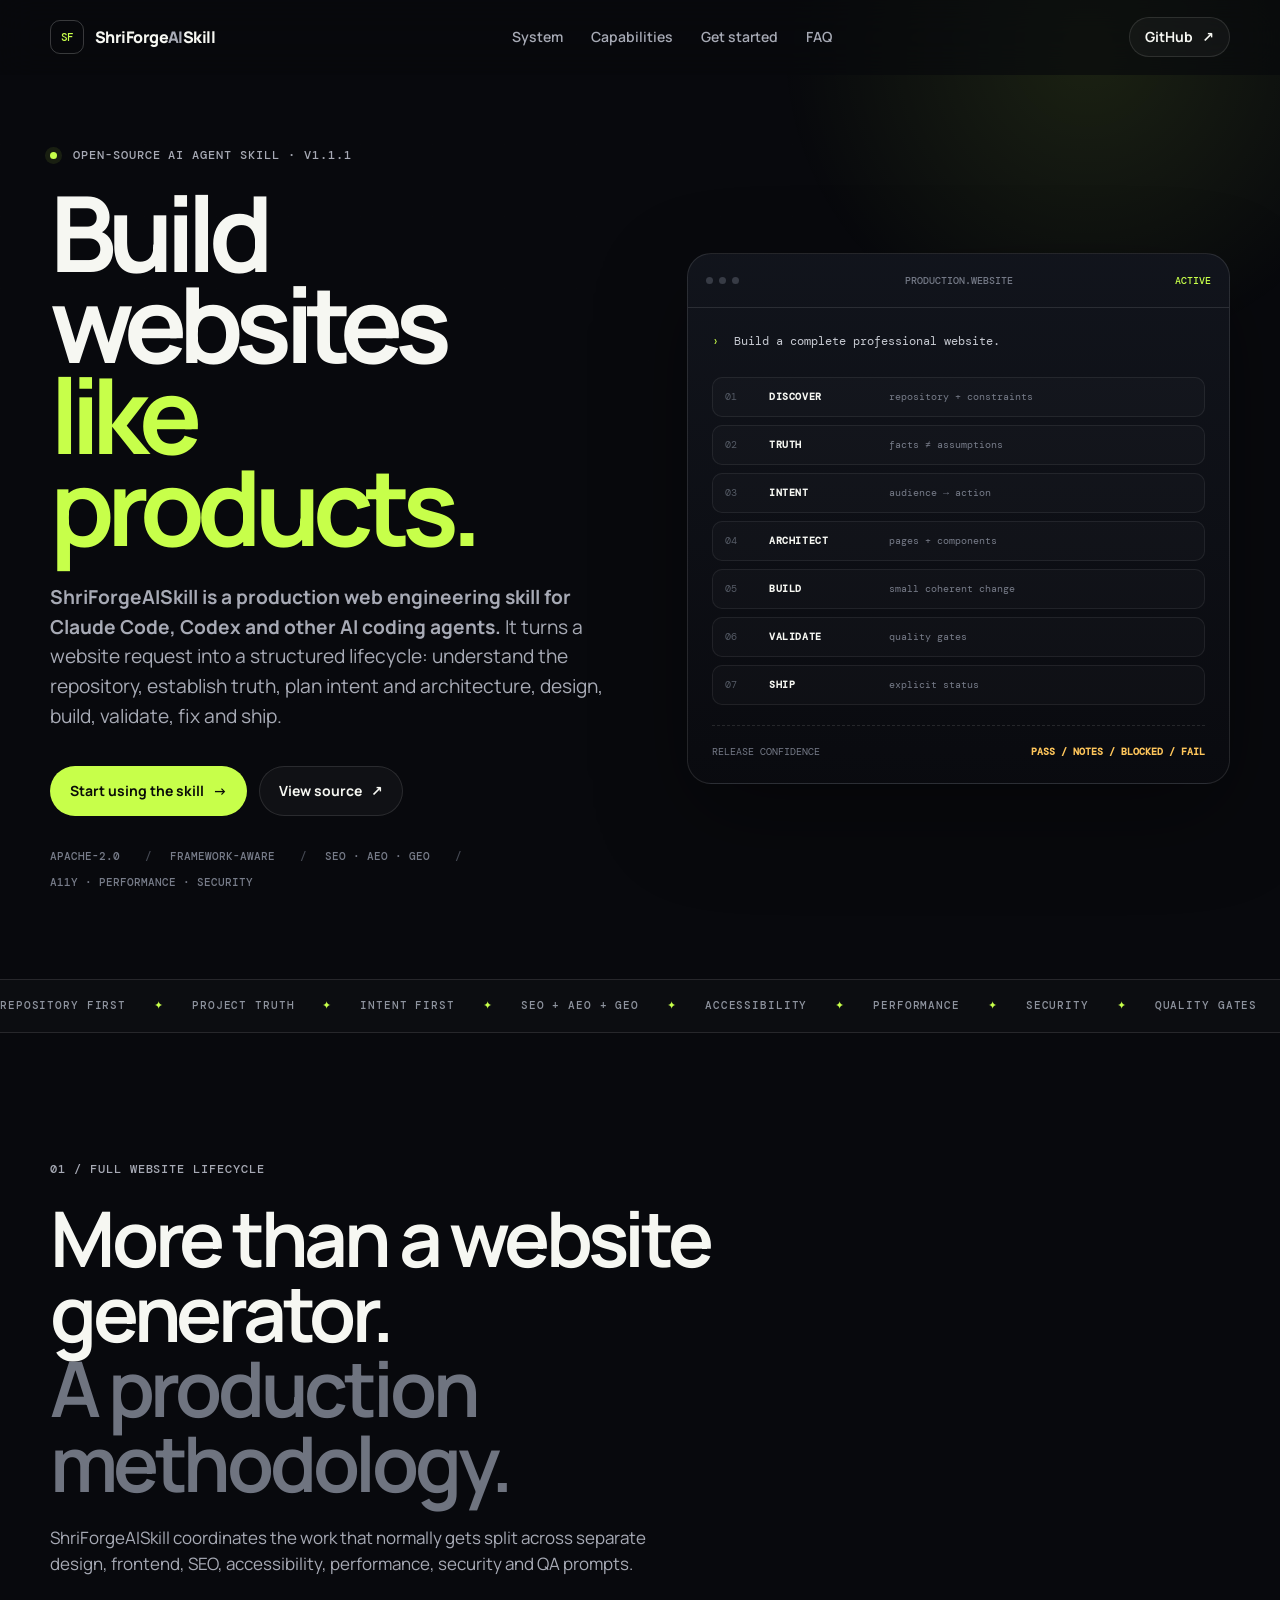
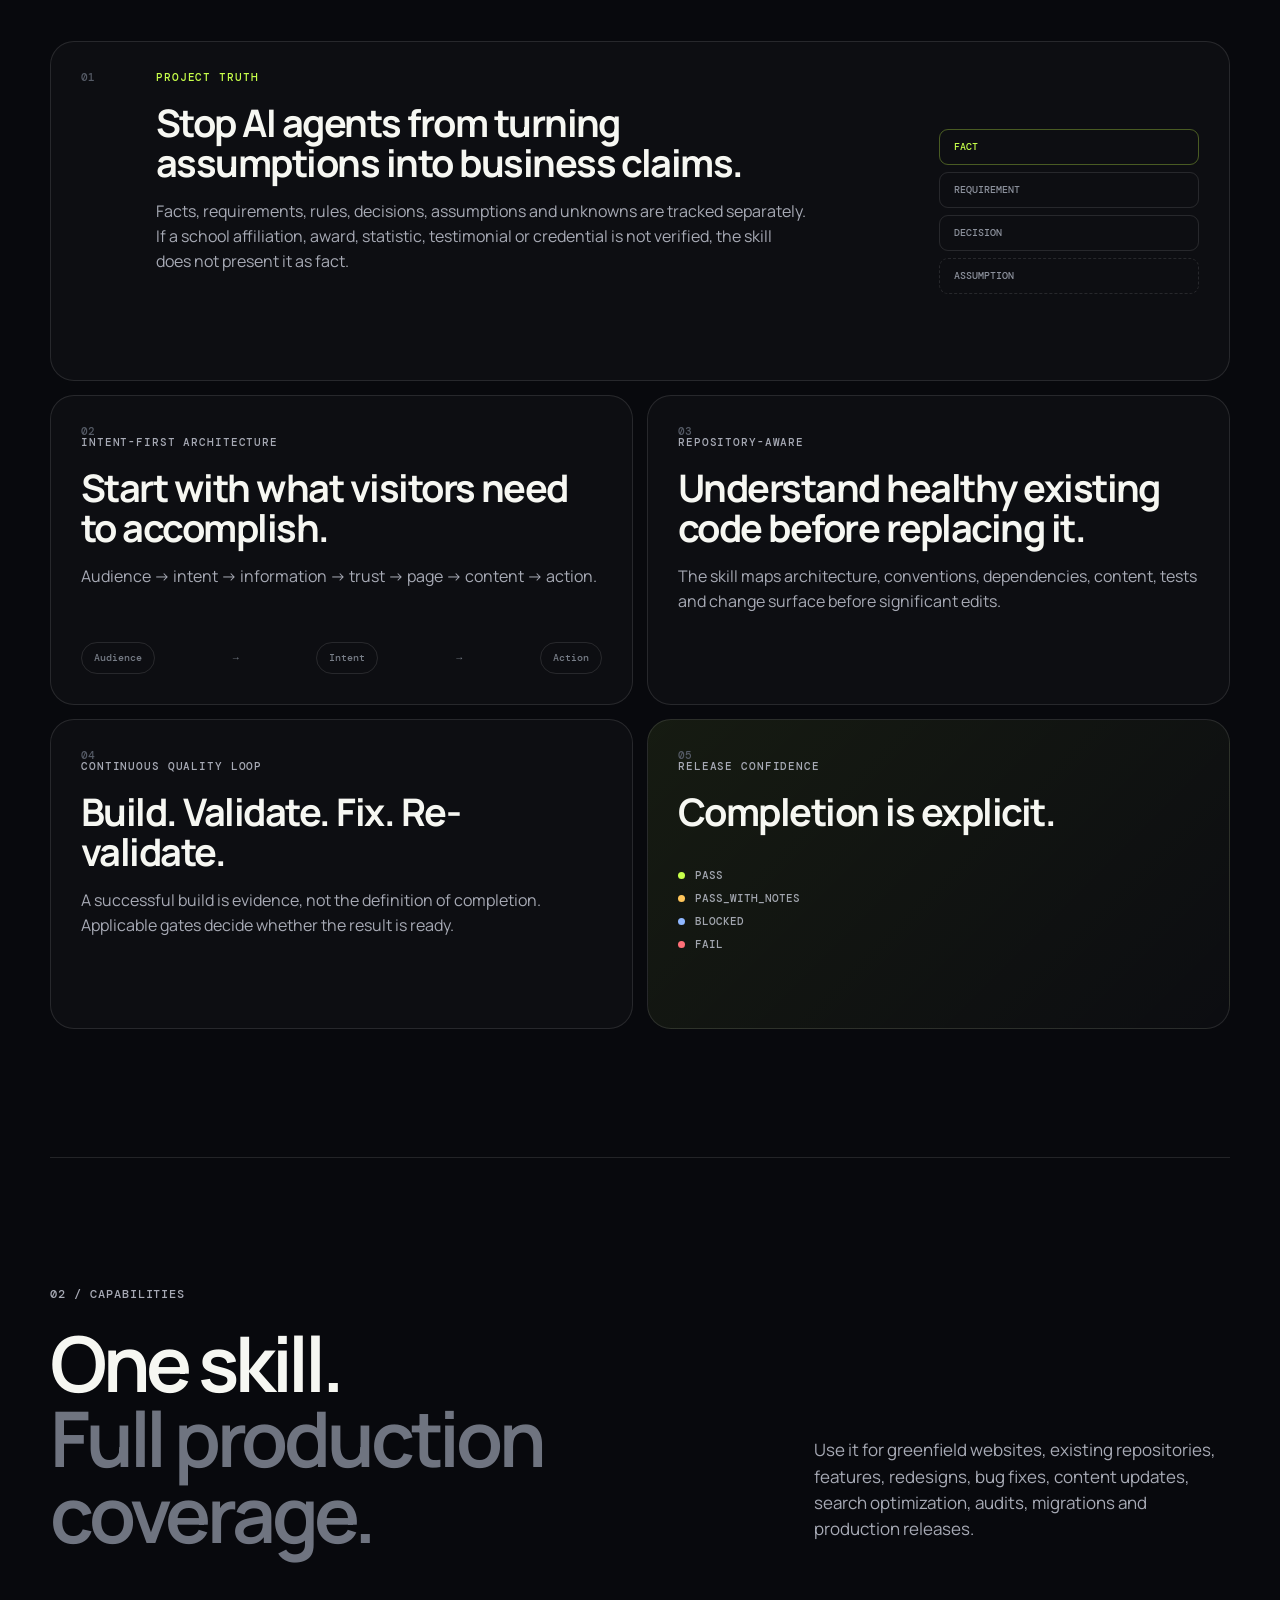
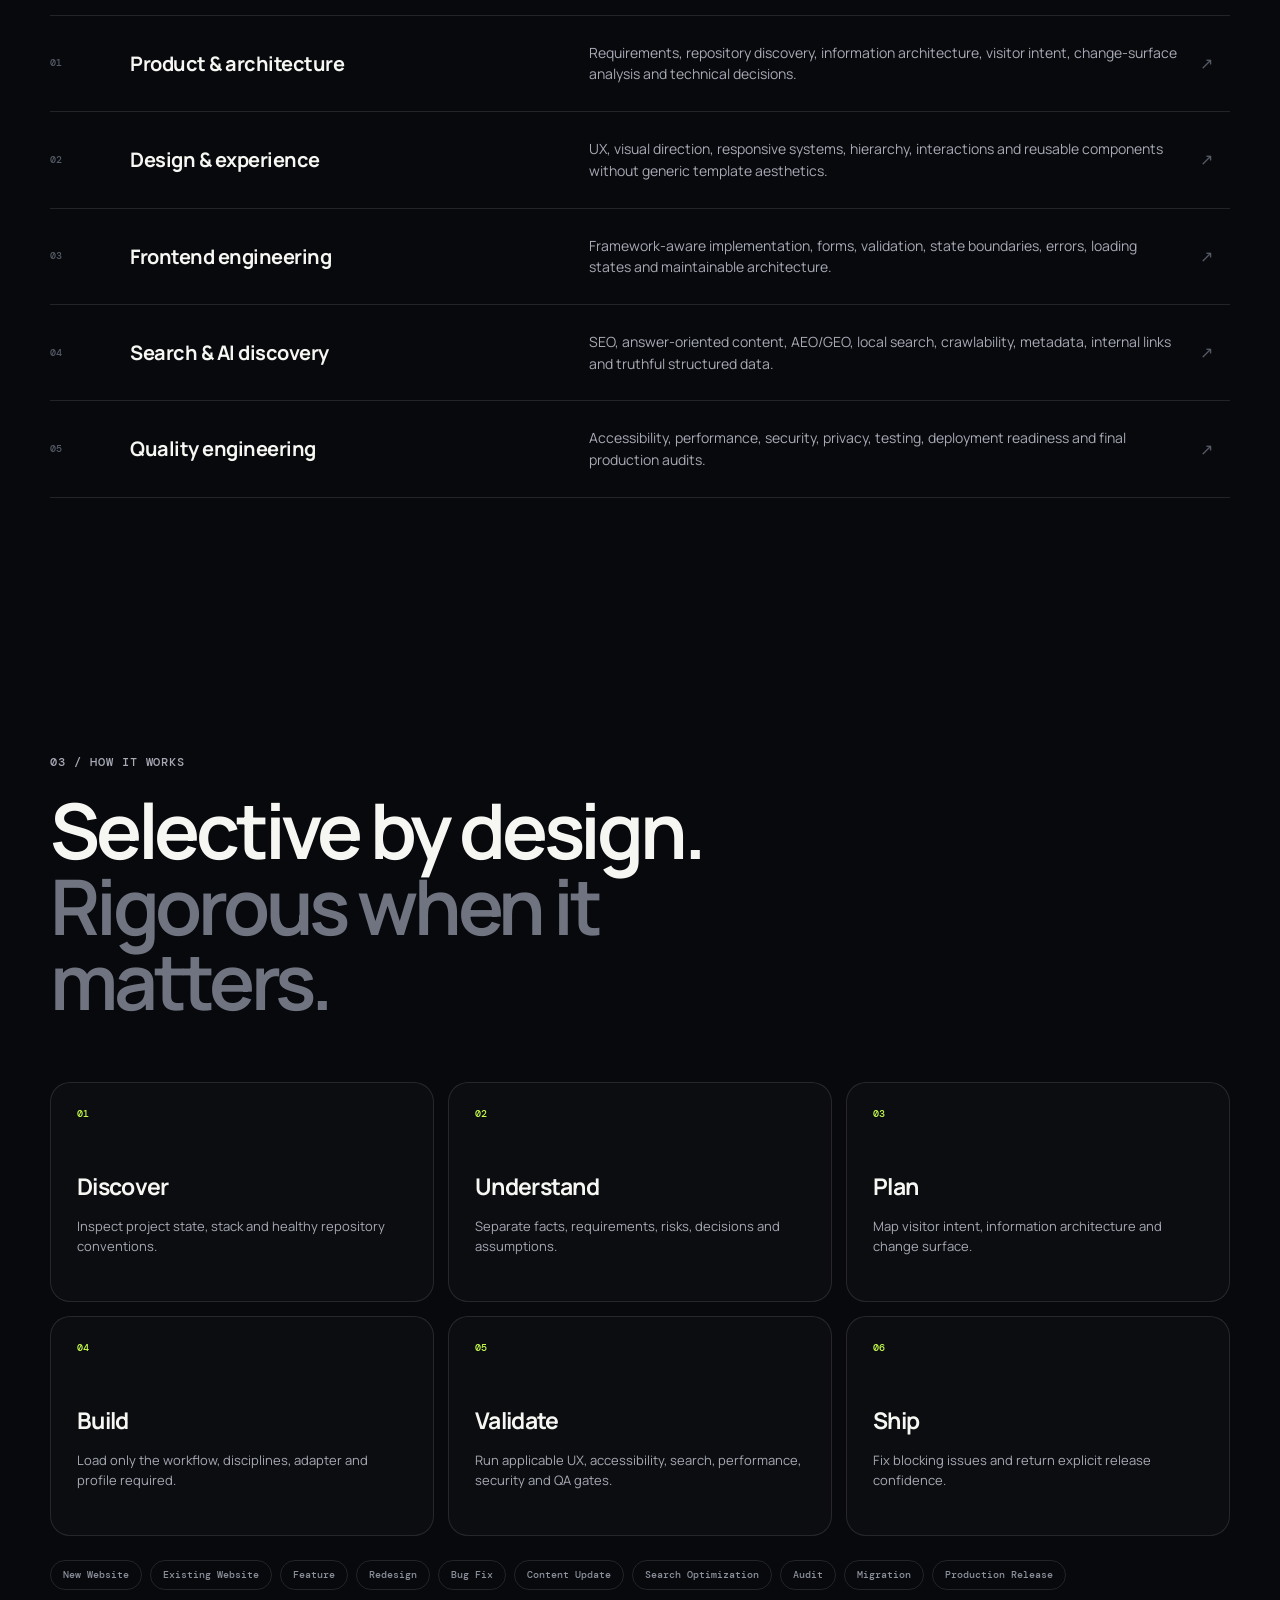
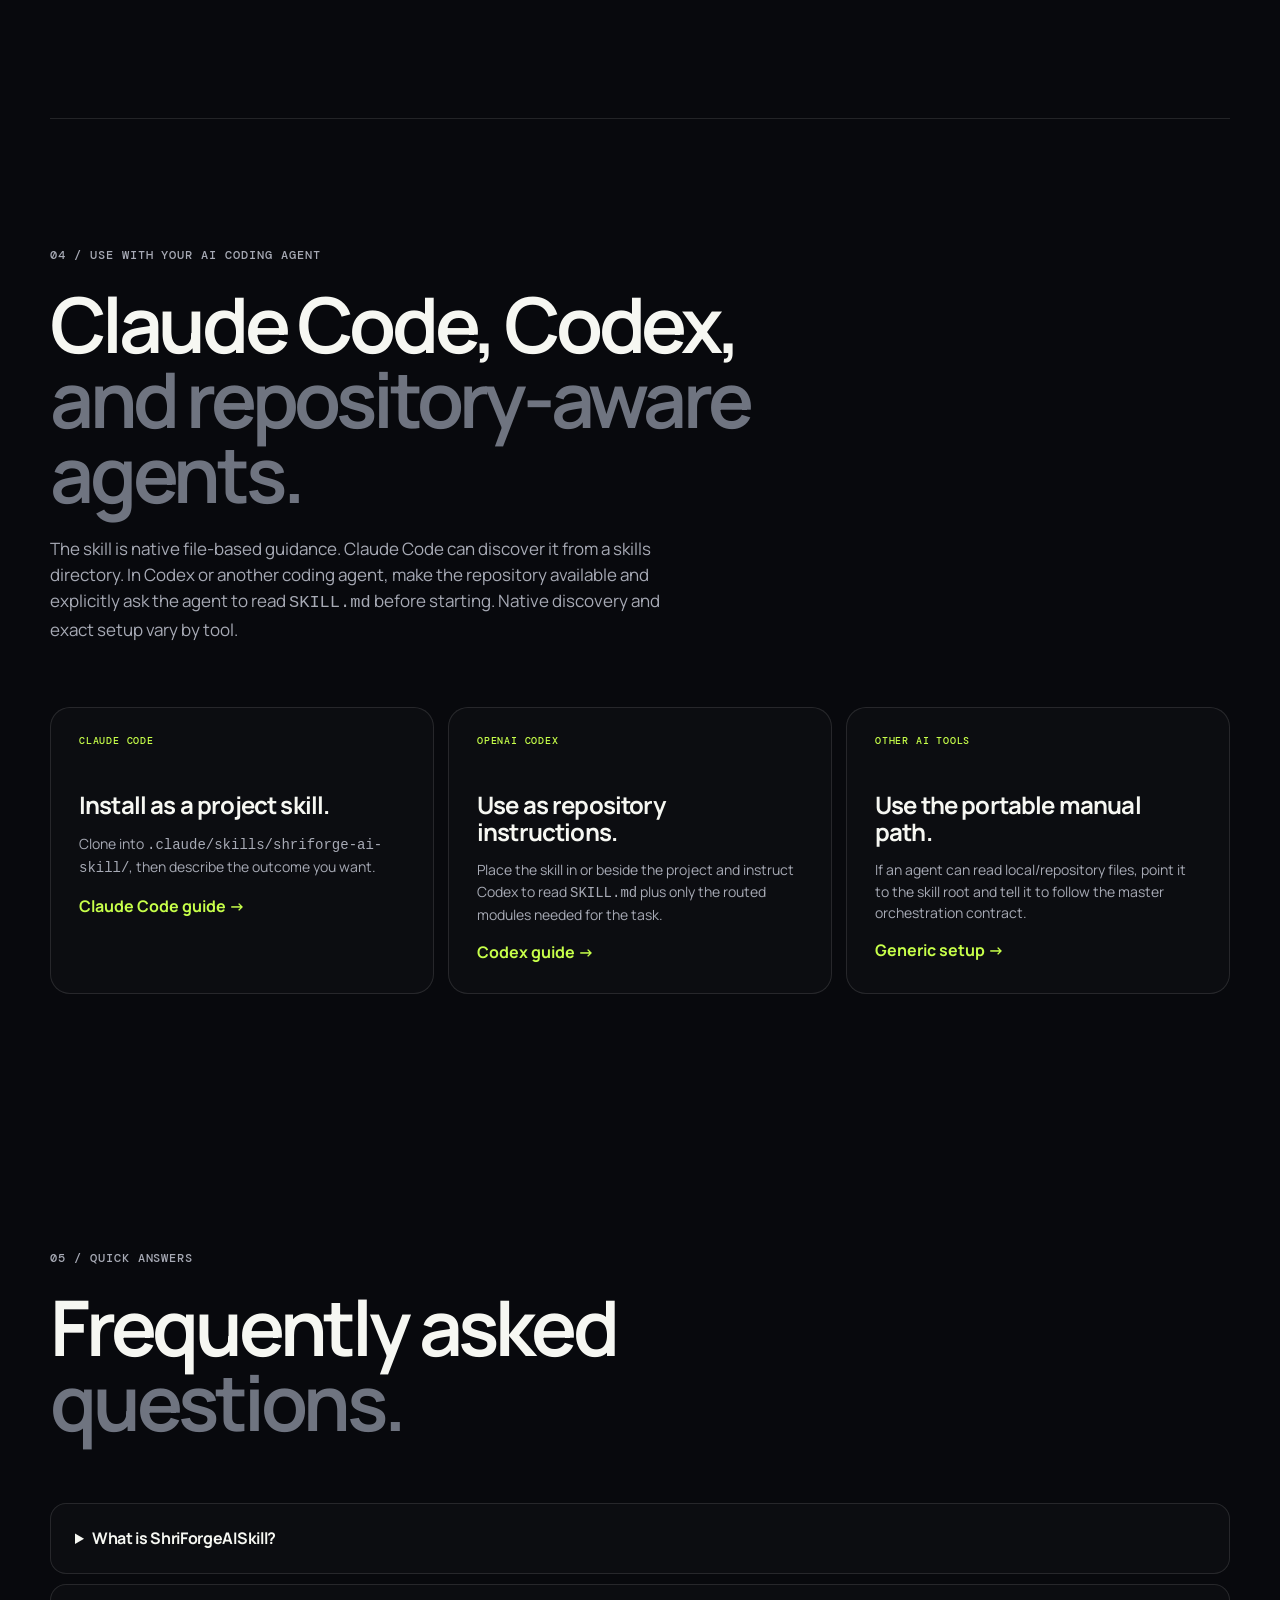
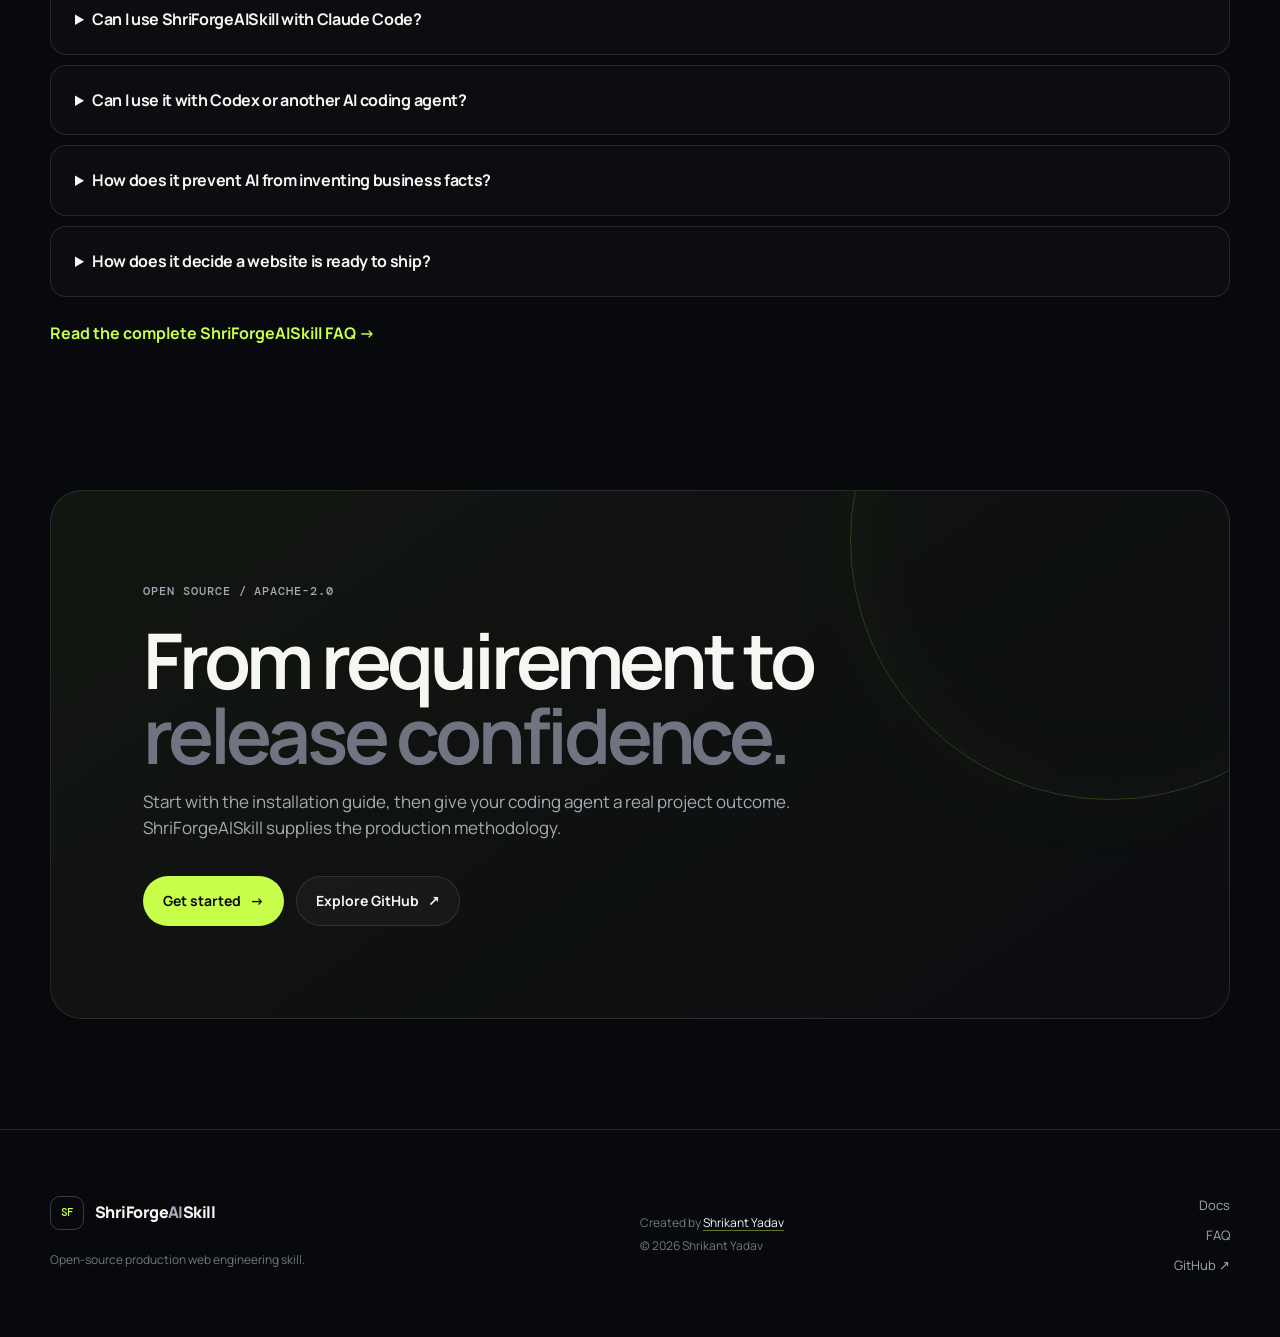
<file: docs/index.html>
<!doctype html>
<html lang="en">
<head>
  <meta charset="utf-8">
  <meta name="viewport" content="width=device-width, initial-scale=1">
  <title>ShriForgeAISkill — AI Agent Skill for Production-Ready Websites</title>
  <meta name="description" content="Free open-source AI Agent Skill for Claude Code, Codex and other coding agents to plan, design, build, audit and ship production-ready websites with SEO, AEO/GEO, accessibility, performance, security and quality gates.">
  <meta name="author" content="Shrikant Yadav">
  <meta name="robots" content="index,follow,max-image-preview:large,max-snippet:-1,max-video-preview:-1">
  <meta name="theme-color" content="#08090d">
  <link rel="canonical" href="https://shrikant9907.github.io/ShriForgeAISkill/">
  <link rel="alternate" type="text/plain" href="llms.txt" title="LLM-readable project summary">
  <meta property="og:type" content="website">
  <meta property="og:site_name" content="ShriForgeAISkill">
  <meta property="og:title" content="ShriForgeAISkill — AI Agent Skill for Production-Ready Websites">
  <meta property="og:description" content="An open-source production web engineering skill for Claude Code, Codex and other AI coding agents. Plan, build, validate and ship complete websites with explicit quality gates.">
  <meta property="og:url" content="https://shrikant9907.github.io/ShriForgeAISkill/">
  <meta name="twitter:card" content="summary">
  <meta name="twitter:title" content="ShriForgeAISkill — Production Web Engineering Skill">
  <meta name="twitter:description" content="Open-source AI Agent Skill for full-lifecycle website engineering, SEO/AEO/GEO, accessibility, performance, security and release validation.">
  <link rel="preconnect" href="https://fonts.googleapis.com">
  <link rel="preconnect" href="https://fonts.gstatic.com" crossorigin>
  <link href="https://fonts.googleapis.com/css2?family=DM+Mono:wght@400;500&family=Manrope:wght@400;500;600;700;800&display=swap" rel="stylesheet">
  <link rel="stylesheet" href="styles.css">
  <script defer src="script.js"></script>
  <script type="application/ld+json">
  {
    "@context": "https://schema.org",
    "@graph": [
      {
        "@type": "WebSite",
        "@id": "https://shrikant9907.github.io/ShriForgeAISkill/#website",
        "url": "https://shrikant9907.github.io/ShriForgeAISkill/",
        "name": "ShriForgeAISkill",
        "description": "Open-source AI Agent Skill for production web engineering.",
        "inLanguage": "en",
        "author": {"@id": "https://shrikantyadav.com/#person"}
      },
      {
        "@type": "SoftwareSourceCode",
        "@id": "https://shrikant9907.github.io/ShriForgeAISkill/#software",
        "name": "ShriForgeAISkill",
        "alternateName": "Shri Forge AI Skill",
        "version": "1.1.1",
        "description": "An open-source AI Agent Skill for planning, designing, building, auditing, optimizing and shipping production-ready websites with repository-aware engineering and explicit quality gates.",
        "codeRepository": "https://github.com/shrikant9907/ShriForgeAISkill",
        "url": "https://shrikant9907.github.io/ShriForgeAISkill/",
        "license": "https://www.apache.org/licenses/LICENSE-2.0",
        "programmingLanguage": ["Markdown", "Python", "HTML", "CSS", "JavaScript"],
        "keywords": ["AI Agent Skill", "Claude Code skill", "Codex", "production-ready websites", "web engineering", "SEO", "AEO", "GEO", "accessibility", "performance", "security", "quality gates"],
        "author": {"@id": "https://shrikantyadav.com/#person"}
      },
      {
        "@type": "Person",
        "@id": "https://shrikantyadav.com/#person",
        "name": "Shrikant Yadav",
        "url": "https://shrikantyadav.com/",
        "sameAs": ["https://github.com/shrikant9907"]
      },
      {
        "@type": "FAQPage",
        "@id": "https://shrikant9907.github.io/ShriForgeAISkill/#faq",
        "mainEntity": [
          {
            "@type": "Question",
            "name": "What is ShriForgeAISkill?",
            "acceptedAnswer": {"@type": "Answer", "text": "ShriForgeAISkill is an open-source AI Agent Skill that gives coding agents a structured method to plan, design, build, audit, validate and ship production-ready websites."}
          },
          {
            "@type": "Question",
            "name": "Can I use ShriForgeAISkill with Claude Code?",
            "acceptedAnswer": {"@type": "Answer", "text": "Yes. Clone the repository into a Claude Code skills directory, then ask Claude Code to build, improve or audit a website. The repository root containing SKILL.md is the skill root."}
          },
          {
            "@type": "Question",
            "name": "Can I use ShriForgeAISkill with Codex or another AI coding agent?",
            "acceptedAnswer": {"@type": "Answer", "text": "Yes, when the coding agent can read repository files. Add ShriForgeAISkill to the workspace or make it available to the agent, then explicitly instruct the agent to read SKILL.md and follow its routing, truth and quality-gate instructions. Native skill discovery varies by tool."}
          },
          {
            "@type": "Question",
            "name": "How does ShriForgeAISkill prevent invented business facts?",
            "acceptedAnswer": {"@type": "Answer", "text": "Its Project Truth model separates verified facts, requirements, rules, decisions, assumptions and unknowns so unverified claims are not silently published as facts."}
          },
          {
            "@type": "Question",
            "name": "How does ShriForgeAISkill decide when a website is ready to ship?",
            "acceptedAnswer": {"@type": "Answer", "text": "It runs applicable quality gates for requirements, functionality, responsiveness, accessibility, search, content truth, performance, security, privacy, maintainability and deployment, then returns PASS, PASS_WITH_NOTES, BLOCKED or FAIL."}
          }
        ]
      }
    ]
  }
  </script>
</head>
<body>
  <a class="skip-link" href="#main">Skip to content</a>
  <div class="page-glow" aria-hidden="true"></div>
  <div class="grid-noise" aria-hidden="true"></div>

  <header class="site-header" data-header>
    <div class="shell nav-wrap">
      <a class="brand" href="./" aria-label="ShriForgeAISkill home"><span class="brand-mark" aria-hidden="true">SF</span><span>ShriForge<span class="brand-soft">AI</span>Skill</span></a>
      <nav class="desktop-nav" aria-label="Primary navigation">
        <a href="#system">System</a><a href="#capabilities">Capabilities</a><a href="getting-started.html">Get started</a><a href="faq.html">FAQ</a>
      </nav>
      <a class="button button-small button-ghost" href="https://github.com/shrikant9907/ShriForgeAISkill" target="_blank" rel="noopener noreferrer">GitHub <span aria-hidden="true">↗</span></a>
    </div>
  </header>

  <main id="main">
    <section class="hero shell" id="top">
      <div class="hero-copy reveal is-visible">
        <p class="eyebrow"><span class="status-dot"></span> Open-source AI Agent Skill · v1.1.1</p>
        <h1>Build websites<br><span class="accent">like products.</span></h1>
        <p class="hero-lede"><strong>ShriForgeAISkill is a production web engineering skill for Claude Code, Codex and other AI coding agents.</strong> It turns a website request into a structured lifecycle: understand the repository, establish truth, plan intent and architecture, design, build, validate, fix and ship.</p>
        <div class="hero-actions">
          <a class="button button-primary" href="getting-started.html">Start using the skill <span aria-hidden="true">→</span></a>
          <a class="button button-ghost" href="https://github.com/shrikant9907/ShriForgeAISkill" target="_blank" rel="noopener noreferrer">View source <span aria-hidden="true">↗</span></a>
        </div>
        <div class="hero-meta"><span>Apache-2.0</span><span>Framework-aware</span><span>SEO · AEO · GEO</span><span>A11y · Performance · Security</span></div>
      </div>

      <div class="terminal-card reveal is-visible" aria-label="ShriForgeAISkill execution model">
        <div class="terminal-top"><div class="terminal-dots" aria-hidden="true"><i></i><i></i><i></i></div><span class="terminal-title">production.website</span><span class="terminal-state">ACTIVE</span></div>
        <div class="terminal-body">
          <p><span class="prompt">›</span> Build a complete professional website.</p>
          <div class="trace">
            <div><span>01</span><strong>DISCOVER</strong><em>repository + constraints</em></div>
            <div><span>02</span><strong>TRUTH</strong><em>facts ≠ assumptions</em></div>
            <div><span>03</span><strong>INTENT</strong><em>audience → action</em></div>
            <div><span>04</span><strong>ARCHITECT</strong><em>pages + components</em></div>
            <div><span>05</span><strong>BUILD</strong><em>small coherent change</em></div>
            <div><span>06</span><strong>VALIDATE</strong><em>quality gates</em></div>
            <div><span>07</span><strong>SHIP</strong><em>explicit status</em></div>
          </div>
          <div class="terminal-result"><span>Release confidence</span><strong>PASS / NOTES / BLOCKED / FAIL</strong></div>
        </div>
      </div>
    </section>

    <div class="marquee" aria-hidden="true"><div class="marquee-track"><span>REPOSITORY FIRST</span><i>✦</i><span>PROJECT TRUTH</span><i>✦</i><span>INTENT FIRST</span><i>✦</i><span>SEO + AEO + GEO</span><i>✦</i><span>ACCESSIBILITY</span><i>✦</i><span>PERFORMANCE</span><i>✦</i><span>SECURITY</span><i>✦</i><span>QUALITY GATES</span><i>✦</i><span>REPOSITORY FIRST</span><i>✦</i><span>PROJECT TRUTH</span><i>✦</i><span>INTENT FIRST</span><i>✦</i><span>SEO + AEO + GEO</span><i>✦</i><span>ACCESSIBILITY</span><i>✦</i><span>PERFORMANCE</span><i>✦</i><span>SECURITY</span><i>✦</i><span>QUALITY GATES</span><i>✦</i></div></div>

    <section class="section shell" id="system">
      <div class="section-heading reveal"><p class="kicker">01 / FULL WEBSITE LIFECYCLE</p><h2>More than a website generator.<br><span>A production methodology.</span></h2><p>ShriForgeAISkill coordinates the work that normally gets split across separate design, frontend, SEO, accessibility, performance, security and QA prompts.</p></div>
      <div class="feature-grid">
        <article class="feature-card feature-card-wide reveal"><div class="feature-index">01</div><div><p class="card-label">Project Truth</p><h3>Stop AI agents from turning assumptions into business claims.</h3><p>Facts, requirements, rules, decisions, assumptions and unknowns are tracked separately. If a school affiliation, award, statistic, testimonial or credential is not verified, the skill does not present it as fact.</p></div><div class="truth-stack" aria-hidden="true"><span class="truth-fact">FACT</span><span>REQUIREMENT</span><span>DECISION</span><span class="truth-assumption">ASSUMPTION</span></div></article>
        <article class="feature-card reveal"><div class="feature-index">02</div><p class="card-label">Intent-first architecture</p><h3>Start with what visitors need to accomplish.</h3><p>Audience → intent → information → trust → page → content → action.</p><div class="mini-flow" aria-hidden="true"><span>Audience</span><b>→</b><span>Intent</span><b>→</b><span>Action</span></div></article>
        <article class="feature-card reveal"><div class="feature-index">03</div><p class="card-label">Repository-aware</p><h3>Understand healthy existing code before replacing it.</h3><p>The skill maps architecture, conventions, dependencies, content, tests and change surface before significant edits.</p></article>
        <article class="feature-card reveal"><div class="feature-index">04</div><p class="card-label">Continuous quality loop</p><h3>Build. Validate. Fix. Re-validate.</h3><p>A successful build is evidence, not the definition of completion. Applicable gates decide whether the result is ready.</p></article>
        <article class="feature-card feature-card-accent reveal"><div class="feature-index">05</div><p class="card-label">Release confidence</p><h3>Completion is explicit.</h3><div class="release-list"><span><i class="state-pass"></i> PASS</span><span><i class="state-notes"></i> PASS_WITH_NOTES</span><span><i class="state-block"></i> BLOCKED</span><span><i class="state-fail"></i> FAIL</span></div></article>
      </div>
    </section>

    <section class="section section-border shell" id="capabilities">
      <div class="section-heading section-heading-split reveal"><div><p class="kicker">02 / CAPABILITIES</p><h2>One skill.<br><span>Full production coverage.</span></h2></div><p>Use it for greenfield websites, existing repositories, features, redesigns, bug fixes, content updates, search optimization, audits, migrations and production releases.</p></div>
      <div class="capability-list">
        <article class="cap-row reveal"><span class="cap-num">01</span><h3>Product & architecture</h3><p>Requirements, repository discovery, information architecture, visitor intent, change-surface analysis and technical decisions.</p><span class="cap-arrow" aria-hidden="true">↗</span></article>
        <article class="cap-row reveal"><span class="cap-num">02</span><h3>Design & experience</h3><p>UX, visual direction, responsive systems, hierarchy, interactions and reusable components without generic template aesthetics.</p><span class="cap-arrow" aria-hidden="true">↗</span></article>
        <article class="cap-row reveal"><span class="cap-num">03</span><h3>Frontend engineering</h3><p>Framework-aware implementation, forms, validation, state boundaries, errors, loading states and maintainable architecture.</p><span class="cap-arrow" aria-hidden="true">↗</span></article>
        <article class="cap-row reveal"><span class="cap-num">04</span><h3>Search & AI discovery</h3><p>SEO, answer-oriented content, AEO/GEO, local search, crawlability, metadata, internal links and truthful structured data.</p><span class="cap-arrow" aria-hidden="true">↗</span></article>
        <article class="cap-row reveal"><span class="cap-num">05</span><h3>Quality engineering</h3><p>Accessibility, performance, security, privacy, testing, deployment readiness and final production audits.</p><span class="cap-arrow" aria-hidden="true">↗</span></article>
      </div>
    </section>

    <section class="section shell" id="workflow">
      <div class="section-heading reveal"><p class="kicker">03 / HOW IT WORKS</p><h2>Selective by design.<br><span>Rigorous when it matters.</span></h2></div>
      <div class="workflow-board reveal">
        <div class="workflow-step"><span>01</span><strong>Discover</strong><p>Inspect project state, stack and healthy repository conventions.</p></div>
        <div class="workflow-step"><span>02</span><strong>Understand</strong><p>Separate facts, requirements, risks, decisions and assumptions.</p></div>
        <div class="workflow-step"><span>03</span><strong>Plan</strong><p>Map visitor intent, information architecture and change surface.</p></div>
        <div class="workflow-step"><span>04</span><strong>Build</strong><p>Load only the workflow, disciplines, adapter and profile required.</p></div>
        <div class="workflow-step"><span>05</span><strong>Validate</strong><p>Run applicable UX, accessibility, search, performance, security and QA gates.</p></div>
        <div class="workflow-step"><span>06</span><strong>Ship</strong><p>Fix blocking issues and return explicit release confidence.</p></div>
      </div>
      <div class="workflow-tags reveal" aria-label="Supported workflows"><span>New Website</span><span>Existing Website</span><span>Feature</span><span>Redesign</span><span>Bug Fix</span><span>Content Update</span><span>Search Optimization</span><span>Audit</span><span>Migration</span><span>Production Release</span></div>
    </section>

    <section class="section section-border shell" id="agents">
      <div class="section-heading reveal"><p class="kicker">04 / USE WITH YOUR AI CODING AGENT</p><h2>Claude Code, Codex,<br><span>and repository-aware agents.</span></h2><p>The skill is native file-based guidance. Claude Code can discover it from a skills directory. In Codex or another coding agent, make the repository available and explicitly ask the agent to read <code>SKILL.md</code> before starting. Native discovery and exact setup vary by tool.</p></div>
      <div class="agent-grid">
        <article class="agent-card reveal"><span>Claude Code</span><h3>Install as a project skill.</h3><p>Clone into <code>.claude/skills/shriforge-ai-skill/</code>, then describe the outcome you want.</p><a href="claude-code.html">Claude Code guide →</a></article>
        <article class="agent-card reveal"><span>OpenAI Codex</span><h3>Use as repository instructions.</h3><p>Place the skill in or beside the project and instruct Codex to read <code>SKILL.md</code> plus only the routed modules needed for the task.</p><a href="codex.html">Codex guide →</a></article>
        <article class="agent-card reveal"><span>Other AI tools</span><h3>Use the portable manual path.</h3><p>If an agent can read local/repository files, point it to the skill root and tell it to follow the master orchestration contract.</p><a href="getting-started.html#other-tools">Generic setup →</a></article>
      </div>
    </section>

    <section class="section shell" id="faq">
      <div class="section-heading reveal"><p class="kicker">05 / QUICK ANSWERS</p><h2>Frequently asked<br><span>questions.</span></h2></div>
      <div class="faq-list">
        <details class="faq-item reveal"><summary>What is ShriForgeAISkill?</summary><p>ShriForgeAISkill is an open-source AI Agent Skill that gives coding agents a structured method to plan, design, build, audit, validate and ship production-ready websites.</p></details>
        <details class="faq-item reveal"><summary>Can I use ShriForgeAISkill with Claude Code?</summary><p>Yes. Clone the repository into a Claude Code skills directory, then ask Claude Code to build, improve or audit a website. The directory containing <code>SKILL.md</code> is the skill root.</p></details>
        <details class="faq-item reveal"><summary>Can I use it with Codex or another AI coding agent?</summary><p>Yes, when the agent can read repository files. Make ShriForgeAISkill available in the workspace and explicitly instruct the agent to read <code>SKILL.md</code> and follow its routing, Project Truth and quality-gate instructions. Native skill discovery varies by tool.</p></details>
        <details class="faq-item reveal"><summary>How does it prevent AI from inventing business facts?</summary><p>The Project Truth model keeps verified facts separate from requirements, rules, decisions, assumptions and unknowns. Unverified claims should be omitted, clearly marked or requested when essential.</p></details>
        <details class="faq-item reveal"><summary>How does it decide a website is ready to ship?</summary><p>It runs the quality gates applicable to the task and returns one of four explicit states: PASS, PASS_WITH_NOTES, BLOCKED or FAIL.</p></details>
      </div>
      <p class="section-link reveal"><a href="faq.html">Read the complete ShriForgeAISkill FAQ →</a></p>
    </section>

    <section class="cta-section shell reveal">
      <div class="cta-orb" aria-hidden="true"></div><p class="kicker">OPEN SOURCE / APACHE-2.0</p><h2>From requirement to<br><span>release confidence.</span></h2><p>Start with the installation guide, then give your coding agent a real project outcome. ShriForgeAISkill supplies the production methodology.</p>
      <div class="hero-actions cta-actions"><a class="button button-primary" href="getting-started.html">Get started <span aria-hidden="true">→</span></a><a class="button button-ghost" href="https://github.com/shrikant9907/ShriForgeAISkill" target="_blank" rel="noopener noreferrer">Explore GitHub <span aria-hidden="true">↗</span></a></div>
    </section>
  </main>

  <footer class="site-footer">
    <div class="shell footer-grid">
      <div><a class="brand footer-brand" href="./"><span class="brand-mark" aria-hidden="true">SF</span><span>ShriForge<span class="brand-soft">AI</span>Skill</span></a><p>Open-source production web engineering skill.</p></div>
      <div class="footer-meta"><p>Created by <a class="author-link" href="https://shrikantyadav.com/" rel="me">Shrikant Yadav</a></p><p>© <span data-year></span> Shrikant Yadav</p></div>
      <div class="footer-links"><a href="getting-started.html">Docs</a><a href="faq.html">FAQ</a><a href="https://github.com/shrikant9907/ShriForgeAISkill" target="_blank" rel="noopener noreferrer">GitHub ↗</a></div>
    </div>
  </footer>
</body>
</html>
</file>
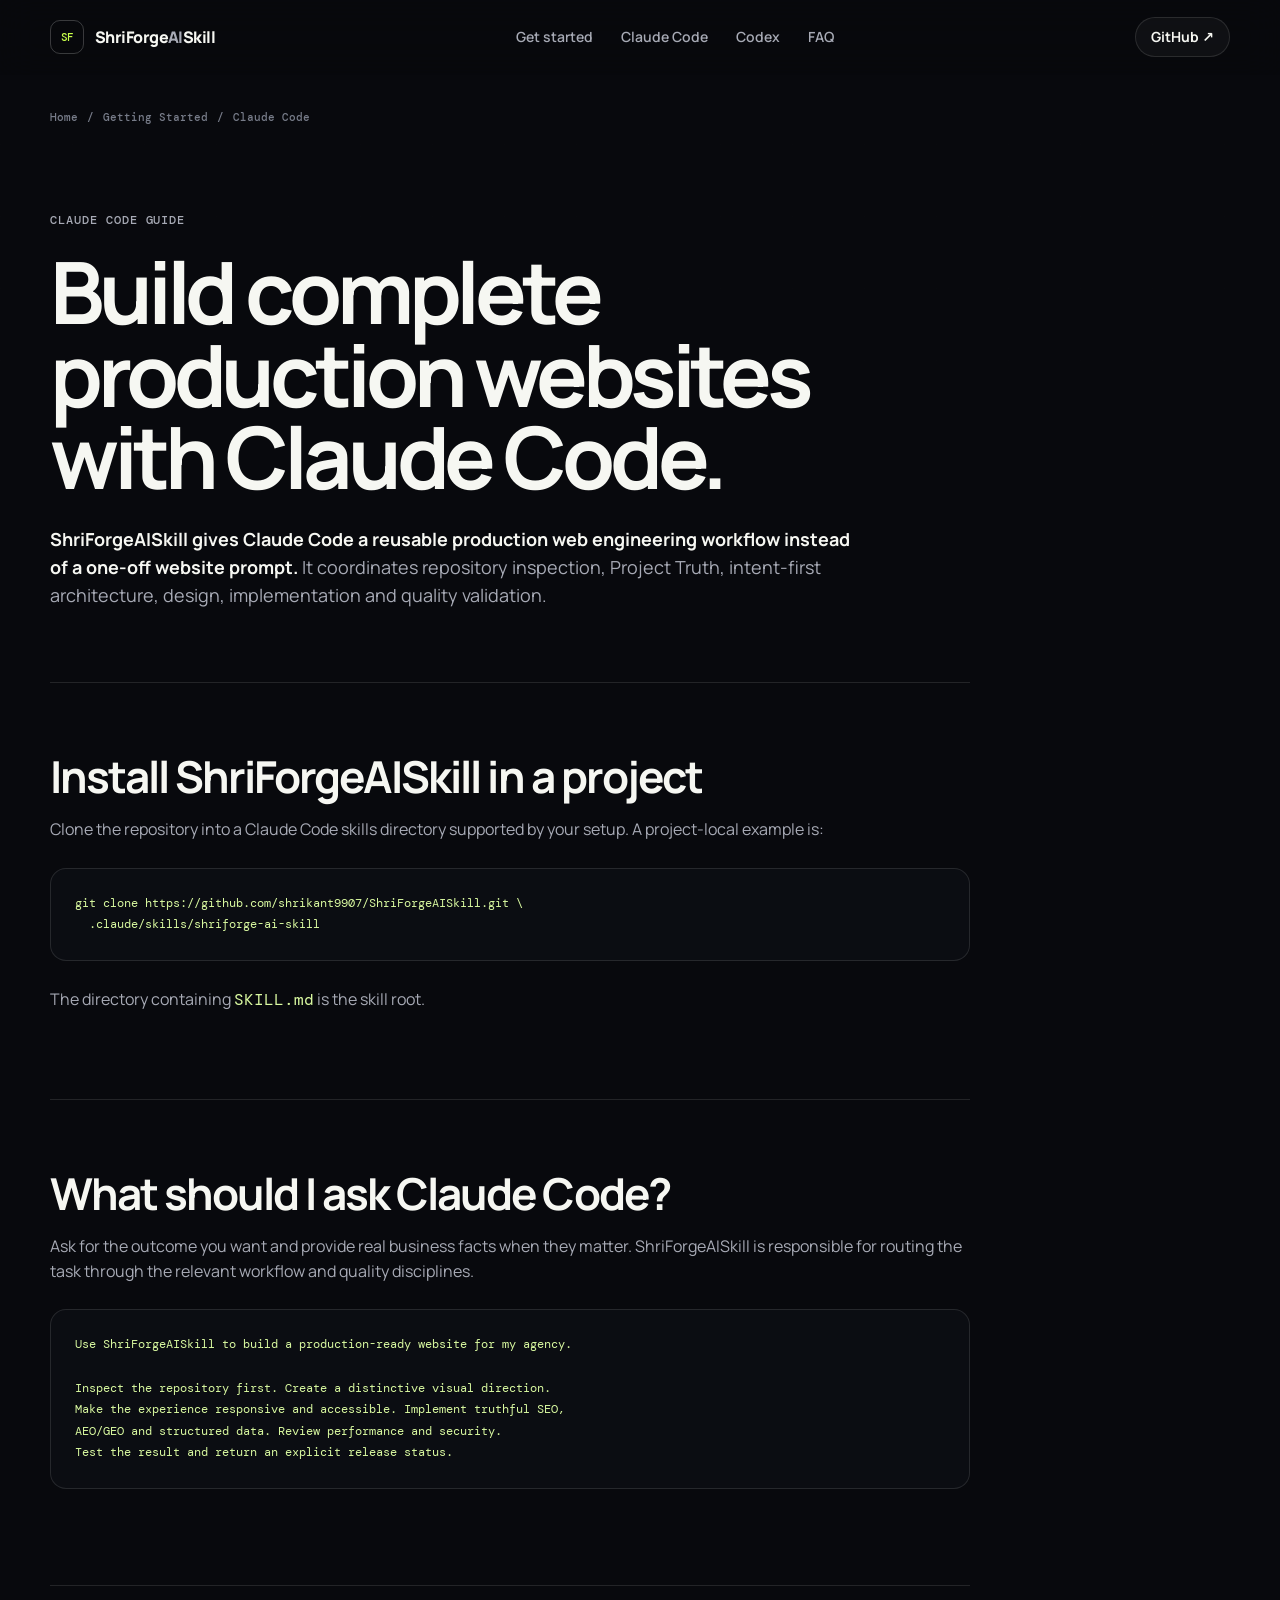
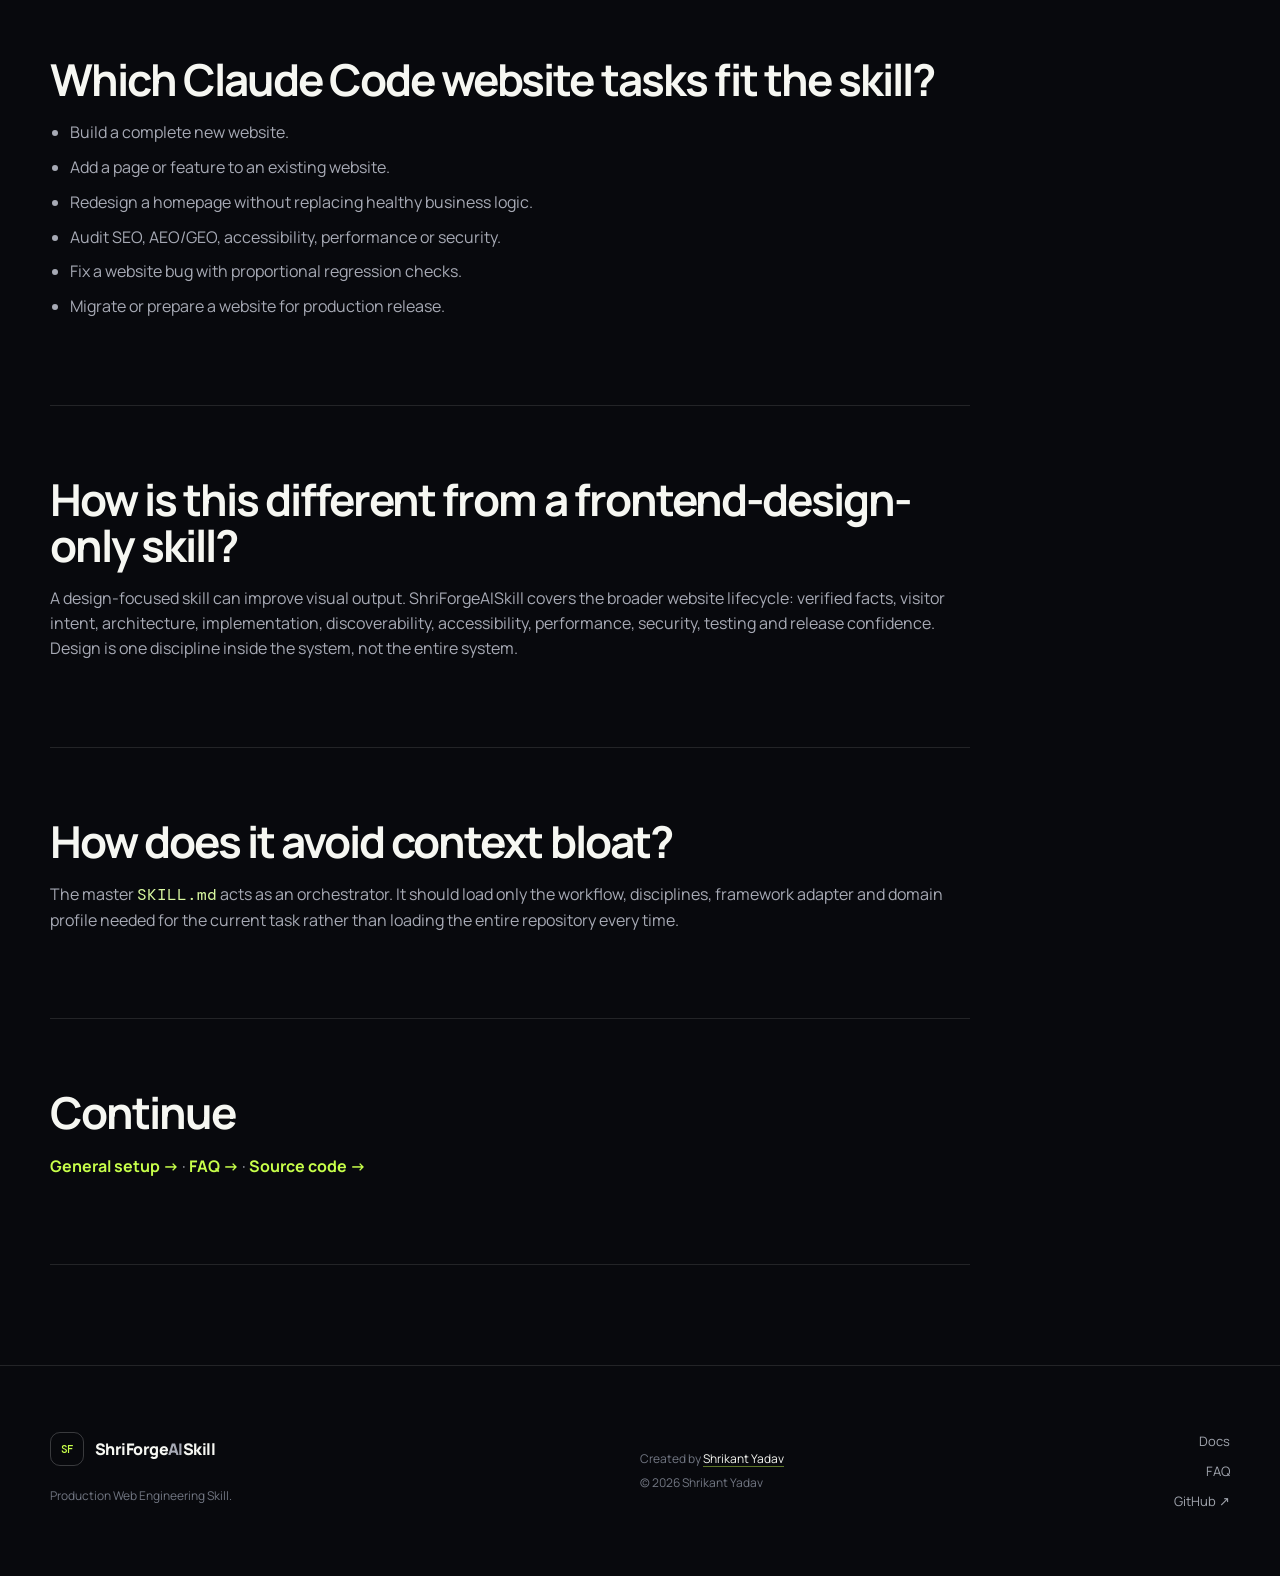
<file: docs/claude-code.html>
<!doctype html>
<html lang="en">
<head>
  <meta charset="utf-8">
  <meta name="viewport" content="width=device-width, initial-scale=1">
  <title>Claude Code Skill for Building Production-Ready Websites — ShriForgeAISkill</title>
  <meta name="description" content="Install ShriForgeAISkill as a Claude Code skill for full-lifecycle website production: repository discovery, UX, design, SEO/AEO/GEO, accessibility, performance, security, testing and release gates.">
  <meta name="author" content="Shrikant Yadav">
  <meta name="robots" content="index,follow,max-image-preview:large,max-snippet:-1">
  <meta name="theme-color" content="#08090d">
  <link rel="canonical" href="https://shrikant9907.github.io/ShriForgeAISkill/claude-code.html">
  <meta property="og:type" content="article">
  <meta property="og:site_name" content="ShriForgeAISkill">
  <meta property="og:title" content="Claude Code Skill for Building Production-Ready Websites — ShriForgeAISkill">
  <meta property="og:description" content="Install ShriForgeAISkill as a Claude Code skill for full-lifecycle website production: repository discovery, UX, design, SEO/AEO/GEO, accessibility, performance, security, testing and release gates.">
  <meta property="og:url" content="https://shrikant9907.github.io/ShriForgeAISkill/claude-code.html">
  <meta name="twitter:card" content="summary">
  <link rel="preconnect" href="https://fonts.googleapis.com">
  <link rel="preconnect" href="https://fonts.gstatic.com" crossorigin>
  <link href="https://fonts.googleapis.com/css2?family=DM+Mono:wght@400;500&family=Manrope:wght@400;500;600;700;800&display=swap" rel="stylesheet">
  <link rel="stylesheet" href="styles.css">
  <script defer src="script.js"></script>
  <script type="application/ld+json">{"@context": "https://schema.org", "@graph": [{"@type": "BreadcrumbList", "itemListElement": [{"@type": "ListItem", "position": 1, "name": "ShriForgeAISkill", "item": "https://shrikant9907.github.io/ShriForgeAISkill/"}, {"@type": "ListItem", "position": 2, "name": "Claude Code Guide", "item": "https://shrikant9907.github.io/ShriForgeAISkill/claude-code.html"}]}, {"@type": "WebPage", "name": "Claude Code Guide", "url": "https://shrikant9907.github.io/ShriForgeAISkill/claude-code.html", "isPartOf": {"@id": "https://shrikant9907.github.io/ShriForgeAISkill/#website"}, "author": {"@id": "https://shrikantyadav.com/#person"}}]}</script>
</head><body class="docs-body">
<a class="skip-link" href="#main">Skip to content</a>
<div class="grid-noise" aria-hidden="true"></div>
<header class="site-header" data-header><div class="shell nav-wrap"><a class="brand" href="./"><span class="brand-mark" aria-hidden="true">SF</span><span>ShriForge<span class="brand-soft">AI</span>Skill</span></a><nav class="desktop-nav" aria-label="Primary navigation"><a href="getting-started.html">Get started</a><a href="claude-code.html">Claude Code</a><a href="codex.html">Codex</a><a href="faq.html">FAQ</a></nav><a class="button button-small button-ghost" href="https://github.com/shrikant9907/ShriForgeAISkill" target="_blank" rel="noopener noreferrer">GitHub ↗</a></div></header>
<main id="main" class="docs-main shell">
  <nav class="breadcrumb" aria-label="Breadcrumb"><a href="./">Home</a><span>/</span><a href="getting-started.html">Getting Started</a><span>/</span><span aria-current="page">Claude Code</span></nav>
  <header class="docs-hero"><p class="kicker">CLAUDE CODE GUIDE</p><h1>Build complete production websites with Claude Code.</h1><p><strong>ShriForgeAISkill gives Claude Code a reusable production web engineering workflow instead of a one-off website prompt.</strong> It coordinates repository inspection, Project Truth, intent-first architecture, design, implementation and quality validation.</p></header>

  <section class="docs-section"><h2>Install ShriForgeAISkill in a project</h2><p>Clone the repository into a Claude Code skills directory supported by your setup. A project-local example is:</p><pre class="doc-code"><code>git clone https://github.com/shrikant9907/ShriForgeAISkill.git \
  .claude/skills/shriforge-ai-skill</code></pre><p>The directory containing <code>SKILL.md</code> is the skill root.</p></section>

  <section class="docs-section"><h2>What should I ask Claude Code?</h2><p>Ask for the outcome you want and provide real business facts when they matter. ShriForgeAISkill is responsible for routing the task through the relevant workflow and quality disciplines.</p><pre class="doc-code"><code>Use ShriForgeAISkill to build a production-ready website for my agency.

Inspect the repository first. Create a distinctive visual direction.
Make the experience responsive and accessible. Implement truthful SEO,
AEO/GEO and structured data. Review performance and security.
Test the result and return an explicit release status.</code></pre></section>

  <section class="docs-section"><h2>Which Claude Code website tasks fit the skill?</h2><ul class="doc-list"><li>Build a complete new website.</li><li>Add a page or feature to an existing website.</li><li>Redesign a homepage without replacing healthy business logic.</li><li>Audit SEO, AEO/GEO, accessibility, performance or security.</li><li>Fix a website bug with proportional regression checks.</li><li>Migrate or prepare a website for production release.</li></ul></section>

  <section class="docs-section"><h2>How is this different from a frontend-design-only skill?</h2><p>A design-focused skill can improve visual output. ShriForgeAISkill covers the broader website lifecycle: verified facts, visitor intent, architecture, implementation, discoverability, accessibility, performance, security, testing and release confidence. Design is one discipline inside the system, not the entire system.</p></section>

  <section class="docs-section"><h2>How does it avoid context bloat?</h2><p>The master <code>SKILL.md</code> acts as an orchestrator. It should load only the workflow, disciplines, framework adapter and domain profile needed for the current task rather than loading the entire repository every time.</p></section>

  <section class="docs-section docs-next"><h2>Continue</h2><p><a href="getting-started.html">General setup →</a> · <a href="faq.html">FAQ →</a> · <a href="https://github.com/shrikant9907/ShriForgeAISkill">Source code →</a></p></section>
</main><footer class="site-footer"><div class="shell footer-grid"><div><a class="brand footer-brand" href="./"><span class="brand-mark" aria-hidden="true">SF</span><span>ShriForge<span class="brand-soft">AI</span>Skill</span></a><p>Production Web Engineering Skill.</p></div><div class="footer-meta"><p>Created by <a class="author-link" href="https://shrikantyadav.com/" rel="me">Shrikant Yadav</a></p><p>© <span data-year></span> Shrikant Yadav</p></div><div class="footer-links"><a href="getting-started.html">Docs</a><a href="faq.html">FAQ</a><a href="https://github.com/shrikant9907/ShriForgeAISkill" target="_blank" rel="noopener noreferrer">GitHub ↗</a></div></div></footer></body></html>
</file>
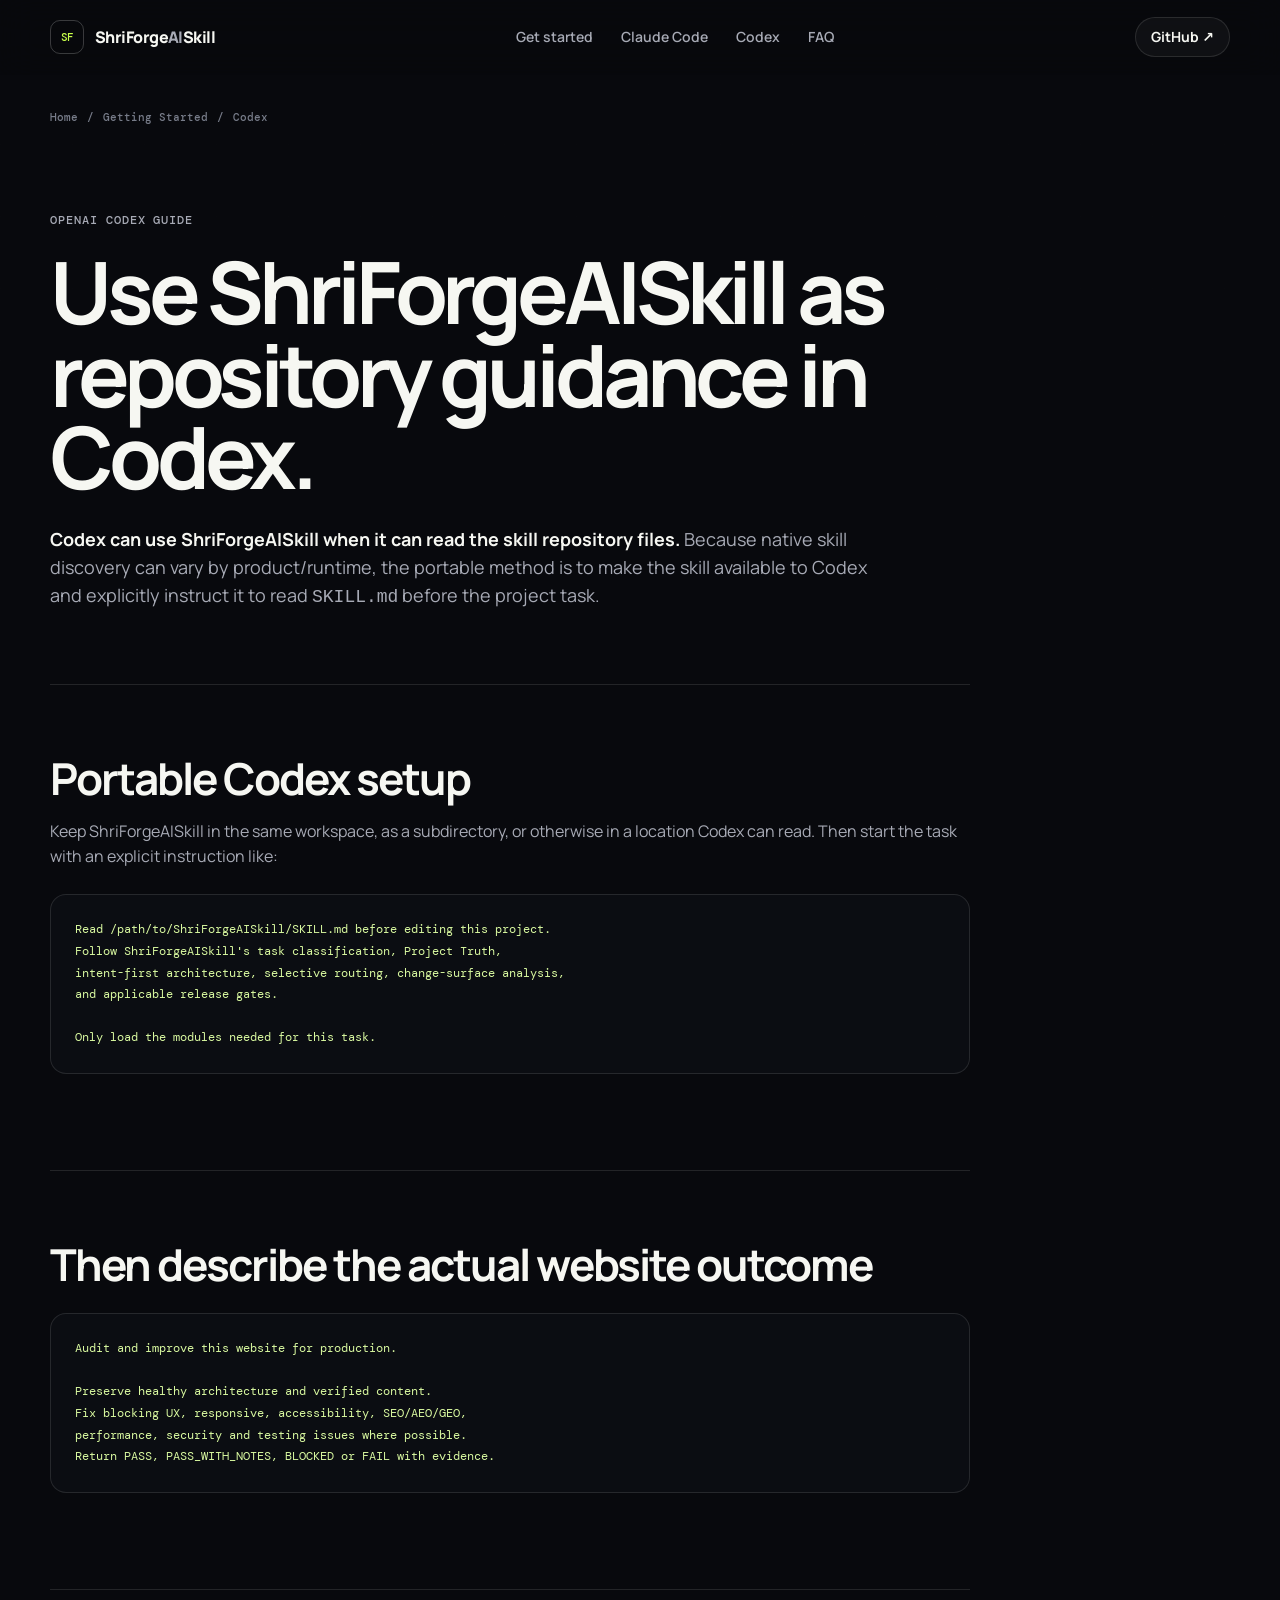
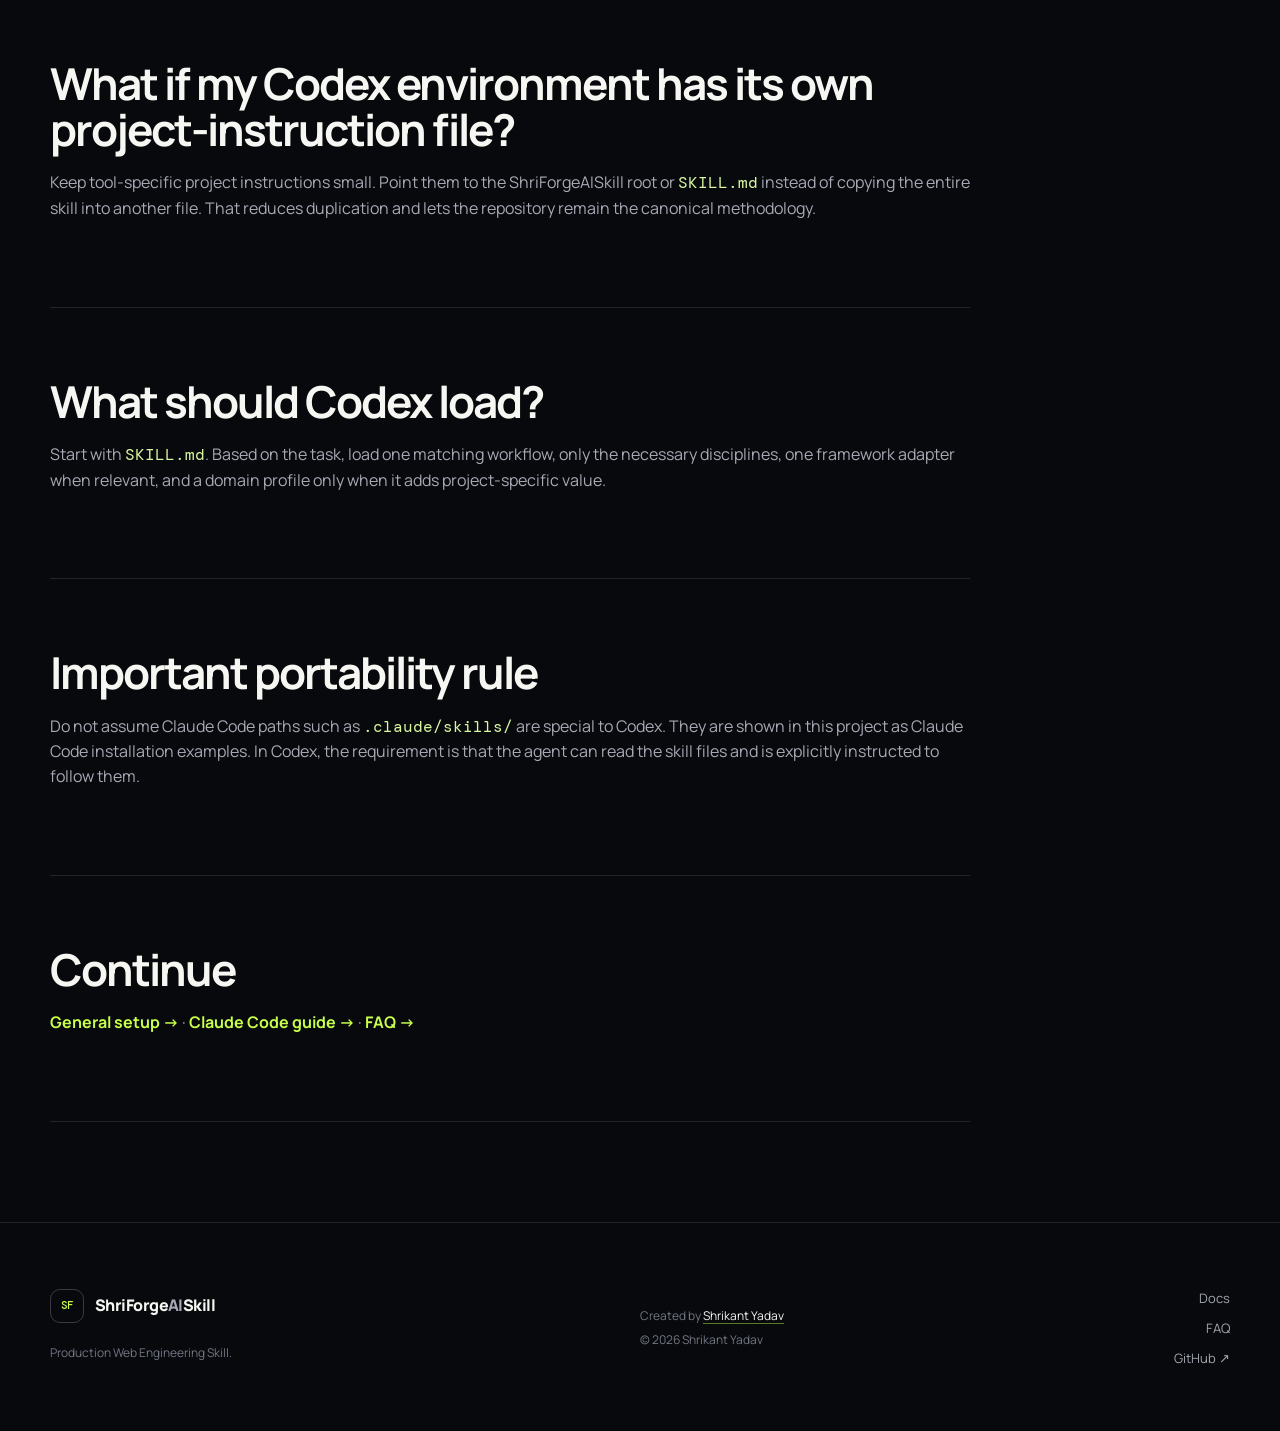
<file: docs/codex.html>
<!doctype html>
<html lang="en">
<head>
  <meta charset="utf-8">
  <meta name="viewport" content="width=device-width, initial-scale=1">
  <title>Use ShriForgeAISkill with OpenAI Codex for Production Web Engineering</title>
  <meta name="description" content="Learn how to use ShriForgeAISkill with OpenAI Codex by making the skill repository available and instructing Codex to follow SKILL.md for planning, web engineering and quality validation.">
  <meta name="author" content="Shrikant Yadav">
  <meta name="robots" content="index,follow,max-image-preview:large,max-snippet:-1">
  <meta name="theme-color" content="#08090d">
  <link rel="canonical" href="https://shrikant9907.github.io/ShriForgeAISkill/codex.html">
  <meta property="og:type" content="article">
  <meta property="og:site_name" content="ShriForgeAISkill">
  <meta property="og:title" content="Use ShriForgeAISkill with OpenAI Codex for Production Web Engineering">
  <meta property="og:description" content="Learn how to use ShriForgeAISkill with OpenAI Codex by making the skill repository available and instructing Codex to follow SKILL.md for planning, web engineering and quality validation.">
  <meta property="og:url" content="https://shrikant9907.github.io/ShriForgeAISkill/codex.html">
  <meta name="twitter:card" content="summary">
  <link rel="preconnect" href="https://fonts.googleapis.com">
  <link rel="preconnect" href="https://fonts.gstatic.com" crossorigin>
  <link href="https://fonts.googleapis.com/css2?family=DM+Mono:wght@400;500&family=Manrope:wght@400;500;600;700;800&display=swap" rel="stylesheet">
  <link rel="stylesheet" href="styles.css">
  <script defer src="script.js"></script>
  <script type="application/ld+json">{"@context": "https://schema.org", "@graph": [{"@type": "BreadcrumbList", "itemListElement": [{"@type": "ListItem", "position": 1, "name": "ShriForgeAISkill", "item": "https://shrikant9907.github.io/ShriForgeAISkill/"}, {"@type": "ListItem", "position": 2, "name": "Codex Guide", "item": "https://shrikant9907.github.io/ShriForgeAISkill/codex.html"}]}, {"@type": "WebPage", "name": "Codex Guide", "url": "https://shrikant9907.github.io/ShriForgeAISkill/codex.html", "isPartOf": {"@id": "https://shrikant9907.github.io/ShriForgeAISkill/#website"}, "author": {"@id": "https://shrikantyadav.com/#person"}}]}</script>
</head><body class="docs-body">
<a class="skip-link" href="#main">Skip to content</a>
<div class="grid-noise" aria-hidden="true"></div>
<header class="site-header" data-header><div class="shell nav-wrap"><a class="brand" href="./"><span class="brand-mark" aria-hidden="true">SF</span><span>ShriForge<span class="brand-soft">AI</span>Skill</span></a><nav class="desktop-nav" aria-label="Primary navigation"><a href="getting-started.html">Get started</a><a href="claude-code.html">Claude Code</a><a href="codex.html">Codex</a><a href="faq.html">FAQ</a></nav><a class="button button-small button-ghost" href="https://github.com/shrikant9907/ShriForgeAISkill" target="_blank" rel="noopener noreferrer">GitHub ↗</a></div></header>
<main id="main" class="docs-main shell">
  <nav class="breadcrumb" aria-label="Breadcrumb"><a href="./">Home</a><span>/</span><a href="getting-started.html">Getting Started</a><span>/</span><span aria-current="page">Codex</span></nav>
  <header class="docs-hero"><p class="kicker">OPENAI CODEX GUIDE</p><h1>Use ShriForgeAISkill as repository guidance in Codex.</h1><p><strong>Codex can use ShriForgeAISkill when it can read the skill repository files.</strong> Because native skill discovery can vary by product/runtime, the portable method is to make the skill available to Codex and explicitly instruct it to read <code>SKILL.md</code> before the project task.</p></header>

  <section class="docs-section"><h2>Portable Codex setup</h2><p>Keep ShriForgeAISkill in the same workspace, as a subdirectory, or otherwise in a location Codex can read. Then start the task with an explicit instruction like:</p><pre class="doc-code"><code>Read /path/to/ShriForgeAISkill/SKILL.md before editing this project.
Follow ShriForgeAISkill's task classification, Project Truth,
intent-first architecture, selective routing, change-surface analysis,
and applicable release gates.

Only load the modules needed for this task.</code></pre></section>

  <section class="docs-section"><h2>Then describe the actual website outcome</h2><pre class="doc-code"><code>Audit and improve this website for production.

Preserve healthy architecture and verified content.
Fix blocking UX, responsive, accessibility, SEO/AEO/GEO,
performance, security and testing issues where possible.
Return PASS, PASS_WITH_NOTES, BLOCKED or FAIL with evidence.</code></pre></section>

  <section class="docs-section"><h2>What if my Codex environment has its own project-instruction file?</h2><p>Keep tool-specific project instructions small. Point them to the ShriForgeAISkill root or <code>SKILL.md</code> instead of copying the entire skill into another file. That reduces duplication and lets the repository remain the canonical methodology.</p></section>

  <section class="docs-section"><h2>What should Codex load?</h2><p>Start with <code>SKILL.md</code>. Based on the task, load one matching workflow, only the necessary disciplines, one framework adapter when relevant, and a domain profile only when it adds project-specific value.</p></section>

  <section class="docs-section"><h2>Important portability rule</h2><p>Do not assume Claude Code paths such as <code>.claude/skills/</code> are special to Codex. They are shown in this project as Claude Code installation examples. In Codex, the requirement is that the agent can read the skill files and is explicitly instructed to follow them.</p></section>

  <section class="docs-section docs-next"><h2>Continue</h2><p><a href="getting-started.html">General setup →</a> · <a href="claude-code.html">Claude Code guide →</a> · <a href="faq.html">FAQ →</a></p></section>
</main><footer class="site-footer"><div class="shell footer-grid"><div><a class="brand footer-brand" href="./"><span class="brand-mark" aria-hidden="true">SF</span><span>ShriForge<span class="brand-soft">AI</span>Skill</span></a><p>Production Web Engineering Skill.</p></div><div class="footer-meta"><p>Created by <a class="author-link" href="https://shrikantyadav.com/" rel="me">Shrikant Yadav</a></p><p>© <span data-year></span> Shrikant Yadav</p></div><div class="footer-links"><a href="getting-started.html">Docs</a><a href="faq.html">FAQ</a><a href="https://github.com/shrikant9907/ShriForgeAISkill" target="_blank" rel="noopener noreferrer">GitHub ↗</a></div></div></footer></body></html>
</file>
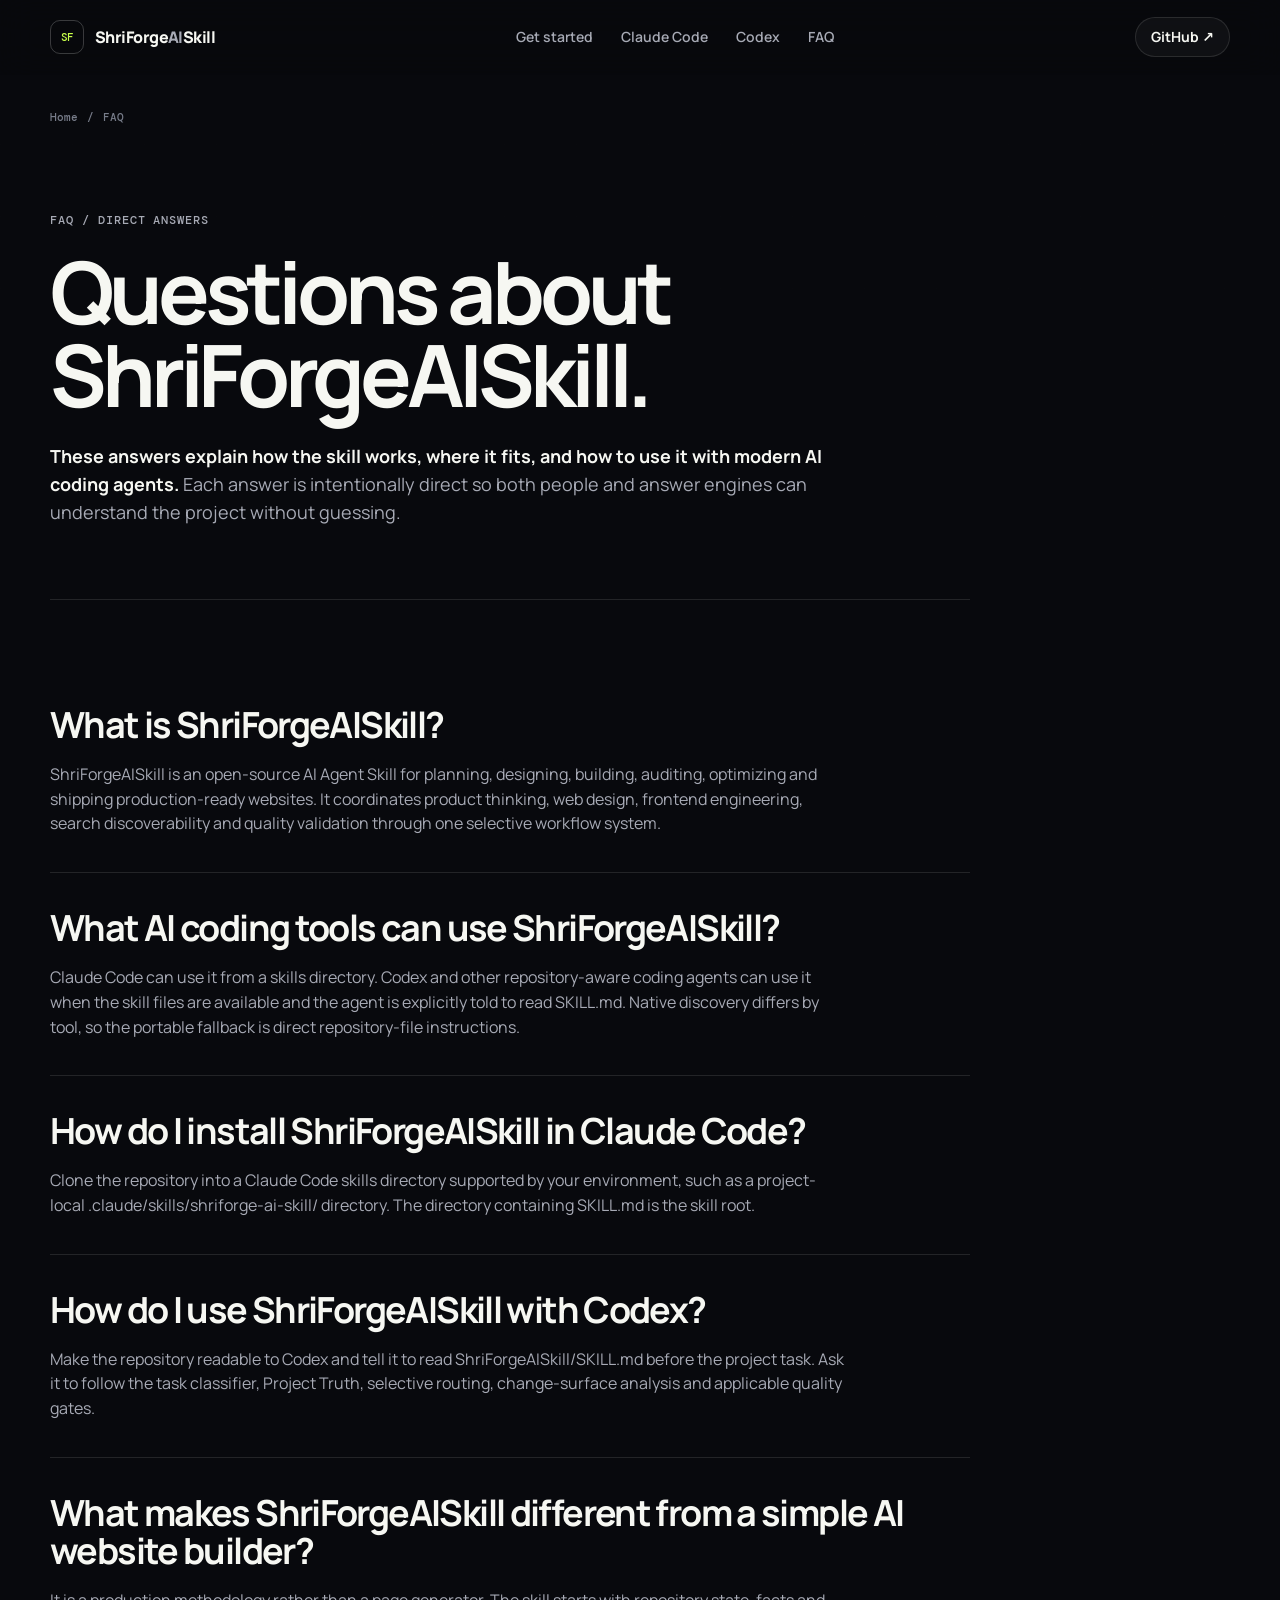
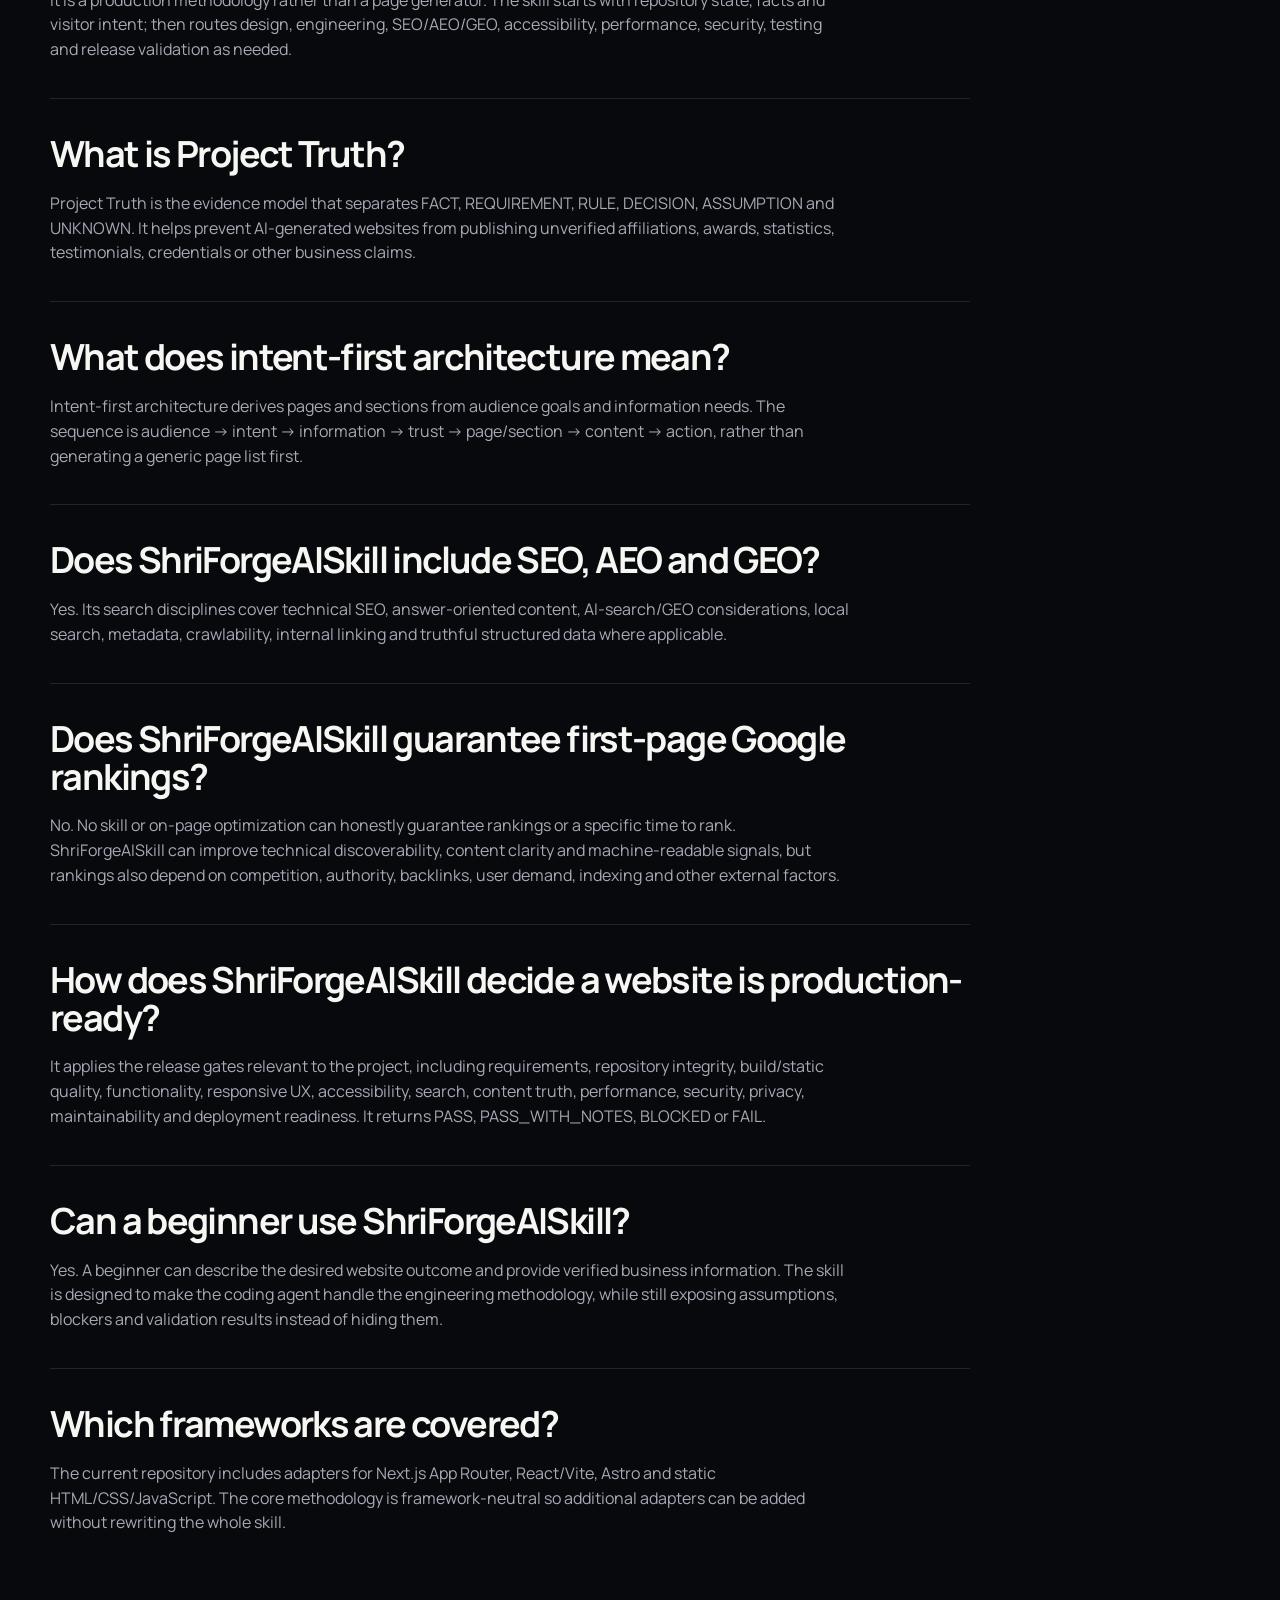
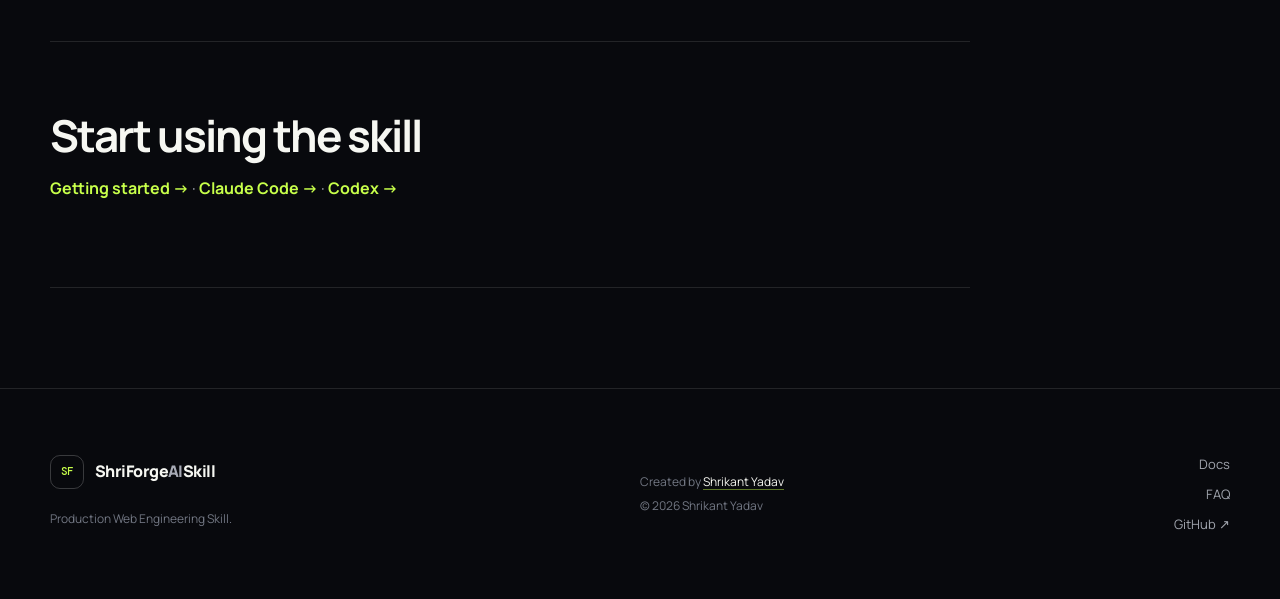
<file: docs/faq.html>
<!doctype html>
<html lang="en">
<head>
  <meta charset="utf-8">
  <meta name="viewport" content="width=device-width, initial-scale=1">
  <title>ShriForgeAISkill FAQ — Claude Code, Codex, SEO/AEO/GEO and Production Websites</title>
  <meta name="description" content="Answers about ShriForgeAISkill: what it is, how to install it in Claude Code, how to use it with Codex, Project Truth, SEO/AEO/GEO, quality gates and production readiness.">
  <meta name="author" content="Shrikant Yadav">
  <meta name="robots" content="index,follow,max-image-preview:large,max-snippet:-1">
  <meta name="theme-color" content="#08090d">
  <link rel="canonical" href="https://shrikant9907.github.io/ShriForgeAISkill/faq.html">
  <meta property="og:type" content="article">
  <meta property="og:site_name" content="ShriForgeAISkill">
  <meta property="og:title" content="ShriForgeAISkill FAQ — Claude Code, Codex, SEO/AEO/GEO and Production Websites">
  <meta property="og:description" content="Answers about ShriForgeAISkill: what it is, how to install it in Claude Code, how to use it with Codex, Project Truth, SEO/AEO/GEO, quality gates and production readiness.">
  <meta property="og:url" content="https://shrikant9907.github.io/ShriForgeAISkill/faq.html">
  <meta name="twitter:card" content="summary">
  <link rel="preconnect" href="https://fonts.googleapis.com">
  <link rel="preconnect" href="https://fonts.gstatic.com" crossorigin>
  <link href="https://fonts.googleapis.com/css2?family=DM+Mono:wght@400;500&family=Manrope:wght@400;500;600;700;800&display=swap" rel="stylesheet">
  <link rel="stylesheet" href="styles.css">
  <script defer src="script.js"></script>
  <script type="application/ld+json">{"@context": "https://schema.org", "@graph": [{"@type": "BreadcrumbList", "itemListElement": [{"@type": "ListItem", "position": 1, "name": "ShriForgeAISkill", "item": "https://shrikant9907.github.io/ShriForgeAISkill/"}, {"@type": "ListItem", "position": 2, "name": "FAQ", "item": "https://shrikant9907.github.io/ShriForgeAISkill/faq.html"}]}, {"@type": "FAQPage", "name": "ShriForgeAISkill FAQ", "url": "https://shrikant9907.github.io/ShriForgeAISkill/faq.html", "mainEntity": [{"@type": "Question", "name": "What is ShriForgeAISkill?", "acceptedAnswer": {"@type": "Answer", "text": "ShriForgeAISkill is an open-source AI Agent Skill for planning, designing, building, auditing, optimizing and shipping production-ready websites. It coordinates product thinking, web design, frontend engineering, search discoverability and quality validation through one selective workflow system."}}, {"@type": "Question", "name": "What AI coding tools can use ShriForgeAISkill?", "acceptedAnswer": {"@type": "Answer", "text": "Claude Code can use it from a skills directory. Codex and other repository-aware coding agents can use it when the skill files are available and the agent is explicitly told to read SKILL.md. Native discovery differs by tool, so the portable fallback is direct repository-file instructions."}}, {"@type": "Question", "name": "How do I install ShriForgeAISkill in Claude Code?", "acceptedAnswer": {"@type": "Answer", "text": "Clone the repository into a Claude Code skills directory supported by your environment, such as a project-local .claude/skills/shriforge-ai-skill/ directory. The directory containing SKILL.md is the skill root."}}, {"@type": "Question", "name": "How do I use ShriForgeAISkill with Codex?", "acceptedAnswer": {"@type": "Answer", "text": "Make the repository readable to Codex and tell it to read ShriForgeAISkill/SKILL.md before the project task. Ask it to follow the task classifier, Project Truth, selective routing, change-surface analysis and applicable quality gates."}}, {"@type": "Question", "name": "What makes ShriForgeAISkill different from a simple AI website builder?", "acceptedAnswer": {"@type": "Answer", "text": "It is a production methodology rather than a page generator. The skill starts with repository state, facts and visitor intent; then routes design, engineering, SEO/AEO/GEO, accessibility, performance, security, testing and release validation as needed."}}, {"@type": "Question", "name": "What is Project Truth?", "acceptedAnswer": {"@type": "Answer", "text": "Project Truth is the evidence model that separates FACT, REQUIREMENT, RULE, DECISION, ASSUMPTION and UNKNOWN. It helps prevent AI-generated websites from publishing unverified affiliations, awards, statistics, testimonials, credentials or other business claims."}}, {"@type": "Question", "name": "What does intent-first architecture mean?", "acceptedAnswer": {"@type": "Answer", "text": "Intent-first architecture derives pages and sections from audience goals and information needs. The sequence is audience → intent → information → trust → page/section → content → action, rather than generating a generic page list first."}}, {"@type": "Question", "name": "Does ShriForgeAISkill include SEO, AEO and GEO?", "acceptedAnswer": {"@type": "Answer", "text": "Yes. Its search disciplines cover technical SEO, answer-oriented content, AI-search/GEO considerations, local search, metadata, crawlability, internal linking and truthful structured data where applicable."}}, {"@type": "Question", "name": "Does ShriForgeAISkill guarantee first-page Google rankings?", "acceptedAnswer": {"@type": "Answer", "text": "No. No skill or on-page optimization can honestly guarantee rankings or a specific time to rank. ShriForgeAISkill can improve technical discoverability, content clarity and machine-readable signals, but rankings also depend on competition, authority, backlinks, user demand, indexing and other external factors."}}, {"@type": "Question", "name": "How does ShriForgeAISkill decide a website is production-ready?", "acceptedAnswer": {"@type": "Answer", "text": "It applies the release gates relevant to the project, including requirements, repository integrity, build/static quality, functionality, responsive UX, accessibility, search, content truth, performance, security, privacy, maintainability and deployment readiness. It returns PASS, PASS_WITH_NOTES, BLOCKED or FAIL."}}, {"@type": "Question", "name": "Can a beginner use ShriForgeAISkill?", "acceptedAnswer": {"@type": "Answer", "text": "Yes. A beginner can describe the desired website outcome and provide verified business information. The skill is designed to make the coding agent handle the engineering methodology, while still exposing assumptions, blockers and validation results instead of hiding them."}}, {"@type": "Question", "name": "Which frameworks are covered?", "acceptedAnswer": {"@type": "Answer", "text": "The current repository includes adapters for Next.js App Router, React/Vite, Astro and static HTML/CSS/JavaScript. The core methodology is framework-neutral so additional adapters can be added without rewriting the whole skill."}}]}]}</script>
</head><body class="docs-body">
<a class="skip-link" href="#main">Skip to content</a>
<div class="grid-noise" aria-hidden="true"></div>
<header class="site-header" data-header><div class="shell nav-wrap"><a class="brand" href="./"><span class="brand-mark" aria-hidden="true">SF</span><span>ShriForge<span class="brand-soft">AI</span>Skill</span></a><nav class="desktop-nav" aria-label="Primary navigation"><a href="getting-started.html">Get started</a><a href="claude-code.html">Claude Code</a><a href="codex.html">Codex</a><a href="faq.html">FAQ</a></nav><a class="button button-small button-ghost" href="https://github.com/shrikant9907/ShriForgeAISkill" target="_blank" rel="noopener noreferrer">GitHub ↗</a></div></header>
<main id="main" class="docs-main shell">
  <nav class="breadcrumb" aria-label="Breadcrumb"><a href="./">Home</a><span>/</span><span aria-current="page">FAQ</span></nav>
  <header class="docs-hero"><p class="kicker">FAQ / DIRECT ANSWERS</p><h1>Questions about ShriForgeAISkill.</h1><p><strong>These answers explain how the skill works, where it fits, and how to use it with modern AI coding agents.</strong> Each answer is intentionally direct so both people and answer engines can understand the project without guessing.</p></header>
  <section class="docs-section faq-page"><article class="faq-answer" id="faq-1"><h2>What is ShriForgeAISkill?</h2><p>ShriForgeAISkill is an open-source AI Agent Skill for planning, designing, building, auditing, optimizing and shipping production-ready websites. It coordinates product thinking, web design, frontend engineering, search discoverability and quality validation through one selective workflow system.</p></article><article class="faq-answer" id="faq-2"><h2>What AI coding tools can use ShriForgeAISkill?</h2><p>Claude Code can use it from a skills directory. Codex and other repository-aware coding agents can use it when the skill files are available and the agent is explicitly told to read SKILL.md. Native discovery differs by tool, so the portable fallback is direct repository-file instructions.</p></article><article class="faq-answer" id="faq-3"><h2>How do I install ShriForgeAISkill in Claude Code?</h2><p>Clone the repository into a Claude Code skills directory supported by your environment, such as a project-local .claude/skills/shriforge-ai-skill/ directory. The directory containing SKILL.md is the skill root.</p></article><article class="faq-answer" id="faq-4"><h2>How do I use ShriForgeAISkill with Codex?</h2><p>Make the repository readable to Codex and tell it to read ShriForgeAISkill/SKILL.md before the project task. Ask it to follow the task classifier, Project Truth, selective routing, change-surface analysis and applicable quality gates.</p></article><article class="faq-answer" id="faq-5"><h2>What makes ShriForgeAISkill different from a simple AI website builder?</h2><p>It is a production methodology rather than a page generator. The skill starts with repository state, facts and visitor intent; then routes design, engineering, SEO/AEO/GEO, accessibility, performance, security, testing and release validation as needed.</p></article><article class="faq-answer" id="faq-6"><h2>What is Project Truth?</h2><p>Project Truth is the evidence model that separates FACT, REQUIREMENT, RULE, DECISION, ASSUMPTION and UNKNOWN. It helps prevent AI-generated websites from publishing unverified affiliations, awards, statistics, testimonials, credentials or other business claims.</p></article><article class="faq-answer" id="faq-7"><h2>What does intent-first architecture mean?</h2><p>Intent-first architecture derives pages and sections from audience goals and information needs. The sequence is audience → intent → information → trust → page/section → content → action, rather than generating a generic page list first.</p></article><article class="faq-answer" id="faq-8"><h2>Does ShriForgeAISkill include SEO, AEO and GEO?</h2><p>Yes. Its search disciplines cover technical SEO, answer-oriented content, AI-search/GEO considerations, local search, metadata, crawlability, internal linking and truthful structured data where applicable.</p></article><article class="faq-answer" id="faq-9"><h2>Does ShriForgeAISkill guarantee first-page Google rankings?</h2><p>No. No skill or on-page optimization can honestly guarantee rankings or a specific time to rank. ShriForgeAISkill can improve technical discoverability, content clarity and machine-readable signals, but rankings also depend on competition, authority, backlinks, user demand, indexing and other external factors.</p></article><article class="faq-answer" id="faq-10"><h2>How does ShriForgeAISkill decide a website is production-ready?</h2><p>It applies the release gates relevant to the project, including requirements, repository integrity, build/static quality, functionality, responsive UX, accessibility, search, content truth, performance, security, privacy, maintainability and deployment readiness. It returns PASS, PASS_WITH_NOTES, BLOCKED or FAIL.</p></article><article class="faq-answer" id="faq-11"><h2>Can a beginner use ShriForgeAISkill?</h2><p>Yes. A beginner can describe the desired website outcome and provide verified business information. The skill is designed to make the coding agent handle the engineering methodology, while still exposing assumptions, blockers and validation results instead of hiding them.</p></article><article class="faq-answer" id="faq-12"><h2>Which frameworks are covered?</h2><p>The current repository includes adapters for Next.js App Router, React/Vite, Astro and static HTML/CSS/JavaScript. The core methodology is framework-neutral so additional adapters can be added without rewriting the whole skill.</p></article></section>
  <section class="docs-section docs-next"><h2>Start using the skill</h2><p><a href="getting-started.html">Getting started →</a> · <a href="claude-code.html">Claude Code →</a> · <a href="codex.html">Codex →</a></p></section>
</main><footer class="site-footer"><div class="shell footer-grid"><div><a class="brand footer-brand" href="./"><span class="brand-mark" aria-hidden="true">SF</span><span>ShriForge<span class="brand-soft">AI</span>Skill</span></a><p>Production Web Engineering Skill.</p></div><div class="footer-meta"><p>Created by <a class="author-link" href="https://shrikantyadav.com/" rel="me">Shrikant Yadav</a></p><p>© <span data-year></span> Shrikant Yadav</p></div><div class="footer-links"><a href="getting-started.html">Docs</a><a href="faq.html">FAQ</a><a href="https://github.com/shrikant9907/ShriForgeAISkill" target="_blank" rel="noopener noreferrer">GitHub ↗</a></div></div></footer></body></html>
</file>
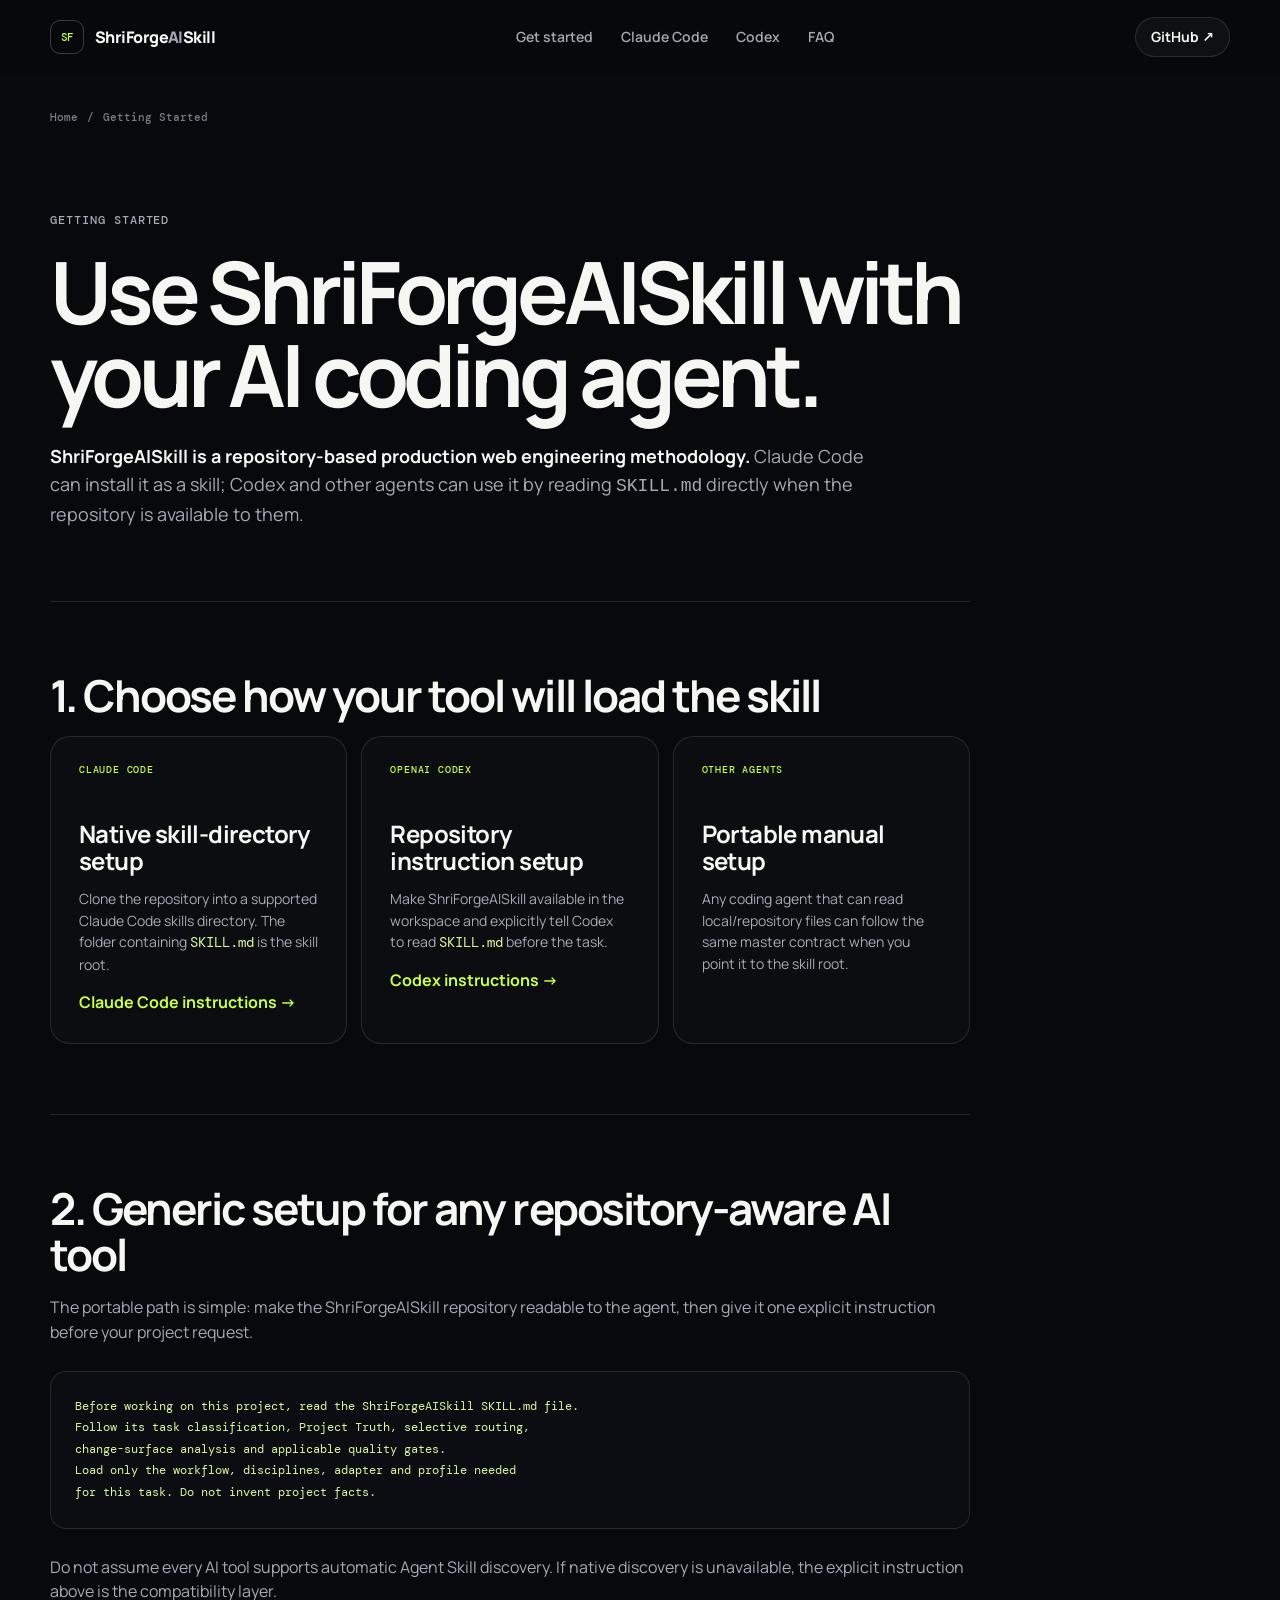
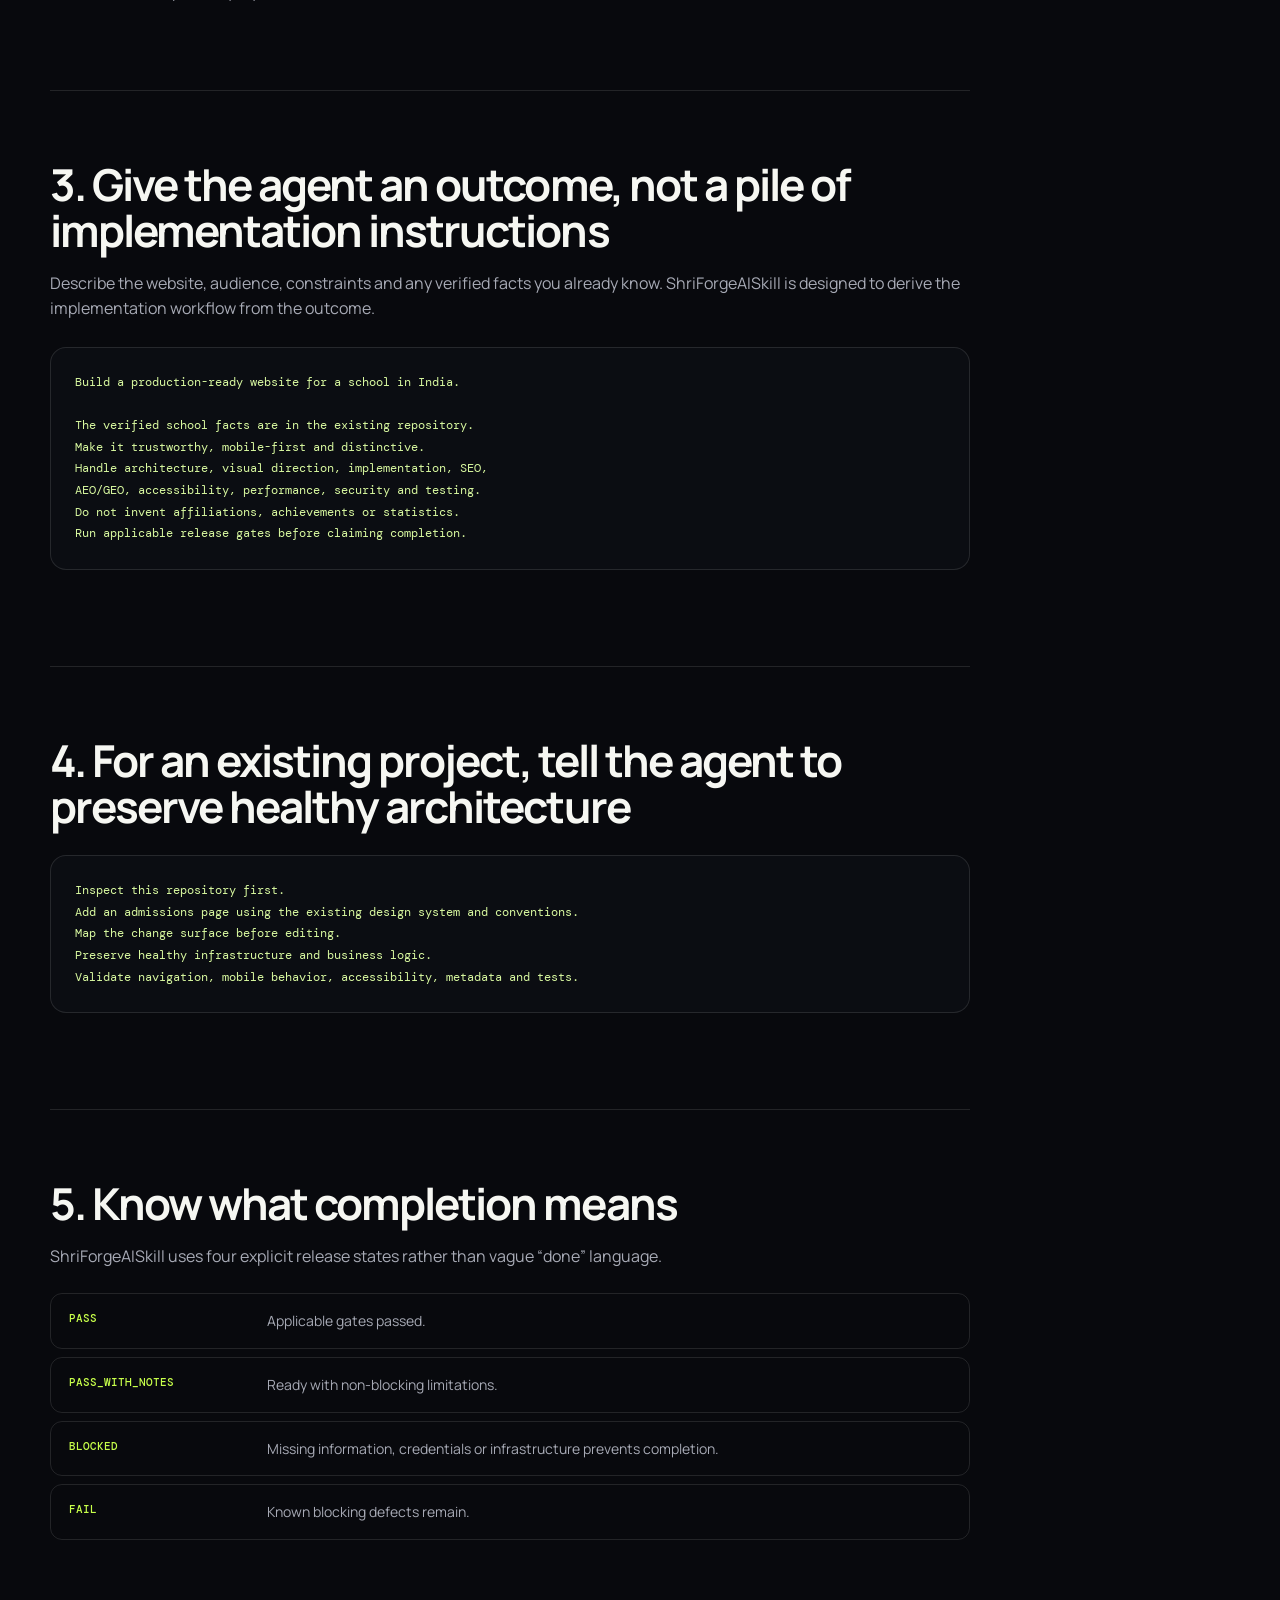
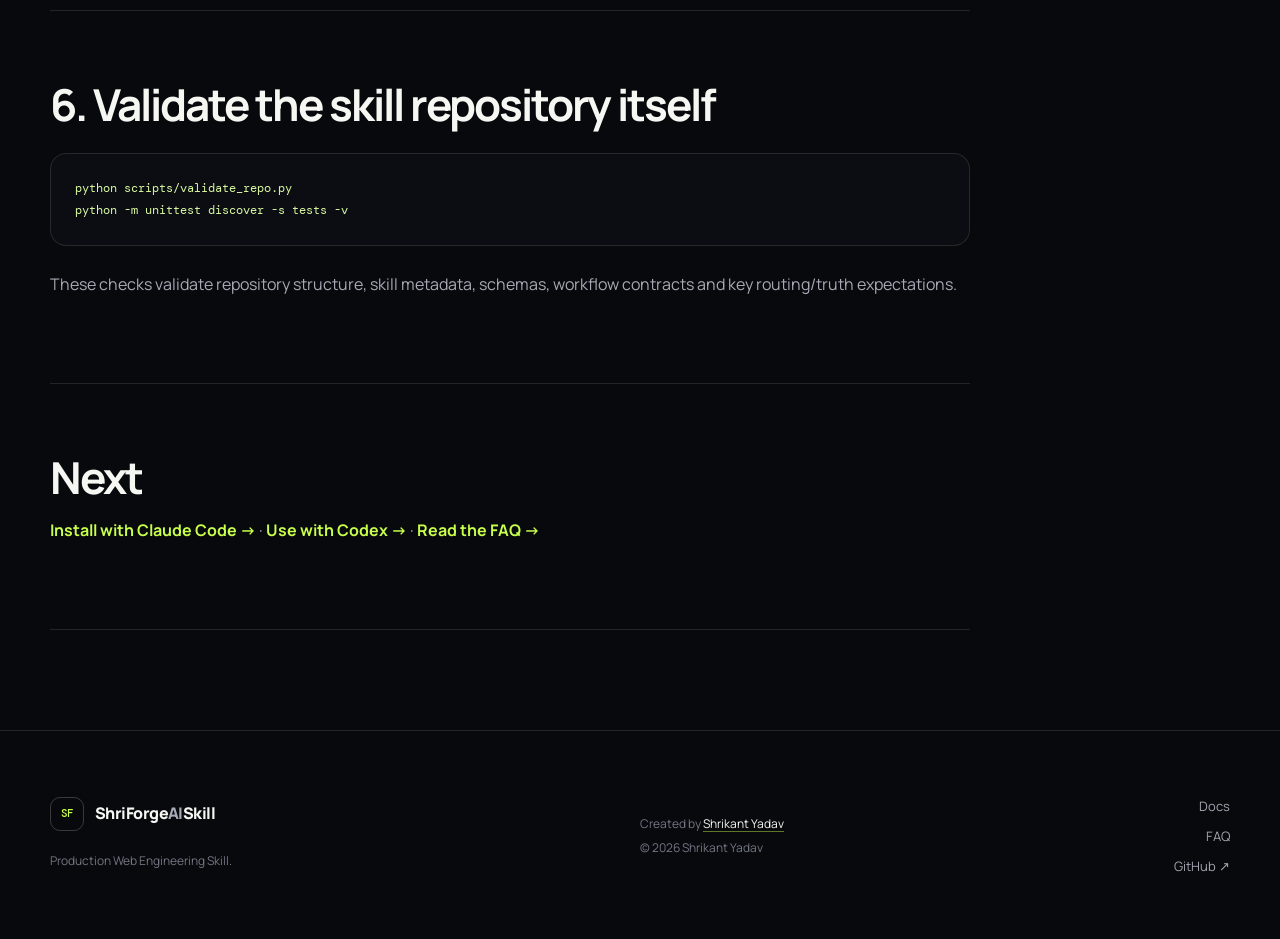
<file: docs/getting-started.html>
<!doctype html>
<html lang="en">
<head>
  <meta charset="utf-8">
  <meta name="viewport" content="width=device-width, initial-scale=1">
  <title>How to Use ShriForgeAISkill with Claude Code, Codex and AI Coding Agents</title>
  <meta name="description" content="Install and use ShriForgeAISkill with Claude Code, OpenAI Codex or another repository-aware AI coding agent. Includes project setup, prompts, verification and portability guidance.">
  <meta name="author" content="Shrikant Yadav">
  <meta name="robots" content="index,follow,max-image-preview:large,max-snippet:-1">
  <meta name="theme-color" content="#08090d">
  <link rel="canonical" href="https://shrikant9907.github.io/ShriForgeAISkill/getting-started.html">
  <meta property="og:type" content="article">
  <meta property="og:site_name" content="ShriForgeAISkill">
  <meta property="og:title" content="How to Use ShriForgeAISkill with Claude Code, Codex and AI Coding Agents">
  <meta property="og:description" content="Install and use ShriForgeAISkill with Claude Code, OpenAI Codex or another repository-aware AI coding agent. Includes project setup, prompts, verification and portability guidance.">
  <meta property="og:url" content="https://shrikant9907.github.io/ShriForgeAISkill/getting-started.html">
  <meta name="twitter:card" content="summary">
  <link rel="preconnect" href="https://fonts.googleapis.com">
  <link rel="preconnect" href="https://fonts.gstatic.com" crossorigin>
  <link href="https://fonts.googleapis.com/css2?family=DM+Mono:wght@400;500&family=Manrope:wght@400;500;600;700;800&display=swap" rel="stylesheet">
  <link rel="stylesheet" href="styles.css">
  <script defer src="script.js"></script>
  <script type="application/ld+json">{"@context": "https://schema.org", "@graph": [{"@type": "BreadcrumbList", "itemListElement": [{"@type": "ListItem", "position": 1, "name": "ShriForgeAISkill", "item": "https://shrikant9907.github.io/ShriForgeAISkill/"}, {"@type": "ListItem", "position": 2, "name": "Getting Started", "item": "https://shrikant9907.github.io/ShriForgeAISkill/getting-started.html"}]}, {"@type": "WebPage", "name": "Getting Started", "url": "https://shrikant9907.github.io/ShriForgeAISkill/getting-started.html", "isPartOf": {"@id": "https://shrikant9907.github.io/ShriForgeAISkill/#website"}, "author": {"@id": "https://shrikantyadav.com/#person"}}]}</script>
</head><body class="docs-body">
<a class="skip-link" href="#main">Skip to content</a>
<div class="grid-noise" aria-hidden="true"></div>
<header class="site-header" data-header><div class="shell nav-wrap"><a class="brand" href="./"><span class="brand-mark" aria-hidden="true">SF</span><span>ShriForge<span class="brand-soft">AI</span>Skill</span></a><nav class="desktop-nav" aria-label="Primary navigation"><a href="getting-started.html">Get started</a><a href="claude-code.html">Claude Code</a><a href="codex.html">Codex</a><a href="faq.html">FAQ</a></nav><a class="button button-small button-ghost" href="https://github.com/shrikant9907/ShriForgeAISkill" target="_blank" rel="noopener noreferrer">GitHub ↗</a></div></header>
<main id="main" class="docs-main shell">
  <nav class="breadcrumb" aria-label="Breadcrumb"><a href="./">Home</a><span>/</span><span aria-current="page">Getting Started</span></nav>
  <header class="docs-hero"><p class="kicker">GETTING STARTED</p><h1>Use ShriForgeAISkill with your AI coding agent.</h1><p><strong>ShriForgeAISkill is a repository-based production web engineering methodology.</strong> Claude Code can install it as a skill; Codex and other agents can use it by reading <code>SKILL.md</code> directly when the repository is available to them.</p></header>

  <section class="docs-section"><h2>1. Choose how your tool will load the skill</h2><div class="agent-grid compact">
    <article class="agent-card"><span>Claude Code</span><h3>Native skill-directory setup</h3><p>Clone the repository into a supported Claude Code skills directory. The folder containing <code>SKILL.md</code> is the skill root.</p><a href="claude-code.html">Claude Code instructions →</a></article>
    <article class="agent-card"><span>OpenAI Codex</span><h3>Repository instruction setup</h3><p>Make ShriForgeAISkill available in the workspace and explicitly tell Codex to read <code>SKILL.md</code> before the task.</p><a href="codex.html">Codex instructions →</a></article>
    <article class="agent-card"><span>Other agents</span><h3>Portable manual setup</h3><p>Any coding agent that can read local/repository files can follow the same master contract when you point it to the skill root.</p></article>
  </div></section>

  <section class="docs-section" id="other-tools"><h2>2. Generic setup for any repository-aware AI tool</h2><p>The portable path is simple: make the ShriForgeAISkill repository readable to the agent, then give it one explicit instruction before your project request.</p>
  <pre class="doc-code"><code>Before working on this project, read the ShriForgeAISkill SKILL.md file.
Follow its task classification, Project Truth, selective routing,
change-surface analysis and applicable quality gates.
Load only the workflow, disciplines, adapter and profile needed
for this task. Do not invent project facts.</code></pre>
  <p>Do not assume every AI tool supports automatic Agent Skill discovery. If native discovery is unavailable, the explicit instruction above is the compatibility layer.</p></section>

  <section class="docs-section"><h2>3. Give the agent an outcome, not a pile of implementation instructions</h2><p>Describe the website, audience, constraints and any verified facts you already know. ShriForgeAISkill is designed to derive the implementation workflow from the outcome.</p>
  <pre class="doc-code"><code>Build a production-ready website for a school in India.

The verified school facts are in the existing repository.
Make it trustworthy, mobile-first and distinctive.
Handle architecture, visual direction, implementation, SEO,
AEO/GEO, accessibility, performance, security and testing.
Do not invent affiliations, achievements or statistics.
Run applicable release gates before claiming completion.</code></pre></section>

  <section class="docs-section"><h2>4. For an existing project, tell the agent to preserve healthy architecture</h2><pre class="doc-code"><code>Inspect this repository first.
Add an admissions page using the existing design system and conventions.
Map the change surface before editing.
Preserve healthy infrastructure and business logic.
Validate navigation, mobile behavior, accessibility, metadata and tests.</code></pre></section>

  <section class="docs-section"><h2>5. Know what completion means</h2><p>ShriForgeAISkill uses four explicit release states rather than vague “done” language.</p><div class="release-table"><div><strong>PASS</strong><span>Applicable gates passed.</span></div><div><strong>PASS_WITH_NOTES</strong><span>Ready with non-blocking limitations.</span></div><div><strong>BLOCKED</strong><span>Missing information, credentials or infrastructure prevents completion.</span></div><div><strong>FAIL</strong><span>Known blocking defects remain.</span></div></div></section>

  <section class="docs-section"><h2>6. Validate the skill repository itself</h2><pre class="doc-code"><code>python scripts/validate_repo.py
python -m unittest discover -s tests -v</code></pre><p>These checks validate repository structure, skill metadata, schemas, workflow contracts and key routing/truth expectations.</p></section>

  <section class="docs-section docs-next"><h2>Next</h2><p><a href="claude-code.html">Install with Claude Code →</a> · <a href="codex.html">Use with Codex →</a> · <a href="faq.html">Read the FAQ →</a></p></section>
</main><footer class="site-footer"><div class="shell footer-grid"><div><a class="brand footer-brand" href="./"><span class="brand-mark" aria-hidden="true">SF</span><span>ShriForge<span class="brand-soft">AI</span>Skill</span></a><p>Production Web Engineering Skill.</p></div><div class="footer-meta"><p>Created by <a class="author-link" href="https://shrikantyadav.com/" rel="me">Shrikant Yadav</a></p><p>© <span data-year></span> Shrikant Yadav</p></div><div class="footer-links"><a href="getting-started.html">Docs</a><a href="faq.html">FAQ</a><a href="https://github.com/shrikant9907/ShriForgeAISkill" target="_blank" rel="noopener noreferrer">GitHub ↗</a></div></div></footer></body></html>
</file>
<file: docs/styles.css>
:root {
  --bg: #08090d;
  --surface: #0e1016;
  --surface-2: #12151d;
  --line: rgba(255, 255, 255, .11);
  --line-strong: rgba(255, 255, 255, .2);
  --text: #f6f7f2;
  --muted: #a7aab5;
  --accent: #c7ff4a;
  --accent-2: #78f5c6;
  --danger: #ff6f77;
  --warning: #ffc65b;
  --radius: 24px;
  --shell: min(1180px, calc(100vw - 40px));
}

* { box-sizing: border-box; }
html { scroll-behavior: smooth; }
body {
  margin: 0;
  color: var(--text);
  background: var(--bg);
  font-family: "Manrope", system-ui, sans-serif;
  line-height: 1.55;
  overflow-x: hidden;
}

a { color: inherit; text-decoration: none; }
button, a { -webkit-tap-highlight-color: transparent; }
button { font: inherit; }
::selection { background: var(--accent); color: #0a0c08; }

.skip-link {
  position: fixed;
  left: 16px;
  top: 16px;
  z-index: 1000;
  padding: 10px 14px;
  background: var(--accent);
  color: #0a0c08;
  transform: translateY(-140%);
  transition: transform .2s ease;
}
.skip-link:focus { transform: translateY(0); }

:focus-visible { outline: 2px solid var(--accent); outline-offset: 4px; }

.page-glow {
  position: fixed;
  inset: -30vh auto auto 60vw;
  width: 50vw;
  height: 50vw;
  border-radius: 50%;
  background: radial-gradient(circle, rgba(199,255,74,.10), rgba(199,255,74,0) 68%);
  pointer-events: none;
  z-index: -2;
}

.grid-noise {
  position: fixed;
  inset: 0;
  z-index: -3;
  pointer-events: none;
  opacity: .22;
  background-image:
    linear-gradient(rgba(255,255,255,.03) 1px, transparent 1px),
    linear-gradient(90deg, rgba(255,255,255,.03) 1px, transparent 1px);
  background-size: 72px 72px;
  mask-image: linear-gradient(to bottom, black, transparent 90%);
}

.shell { width: var(--shell); margin-inline: auto; }

.site-header {
  position: sticky;
  top: 0;
  z-index: 100;
  border-bottom: 1px solid transparent;
  background: rgba(8,9,13,.68);
  backdrop-filter: blur(18px);
  transition: border-color .2s ease, background .2s ease;
}
.site-header.is-scrolled { border-bottom-color: var(--line); background: rgba(8,9,13,.88); }
.nav-wrap { min-height: 74px; display: flex; align-items: center; justify-content: space-between; gap: 24px; }
.brand { display: inline-flex; align-items: center; gap: 11px; font-weight: 800; letter-spacing: -.035em; }
.brand-mark {
  width: 34px;
  height: 34px;
  display: grid;
  place-items: center;
  border: 1px solid var(--line-strong);
  border-radius: 10px;
  color: var(--accent);
  font: 500 11px/1 "DM Mono", monospace;
}
.brand-soft { color: var(--muted); }
.desktop-nav { display: flex; gap: 28px; color: var(--muted); font-size: 14px; font-weight: 600; }
.desktop-nav a { transition: color .2s ease; }
.desktop-nav a:hover { color: var(--text); }

.button {
  display: inline-flex;
  align-items: center;
  justify-content: center;
  gap: 9px;
  min-height: 50px;
  padding: 0 19px;
  border: 1px solid transparent;
  border-radius: 999px;
  font-weight: 700;
  font-size: 14px;
  transition: transform .2s ease, border-color .2s ease, background .2s ease;
}
.button:hover { transform: translateY(-2px); }
.button-small { min-height: 40px; padding-inline: 15px; }
.button-primary { background: var(--accent); color: #0a0c08; }
.button-primary:hover { background: #d2ff68; }
.button-ghost { background: rgba(255,255,255,.035); border-color: var(--line); }
.button-ghost:hover { border-color: var(--line-strong); background: rgba(255,255,255,.065); }

.hero {
  min-height: calc(100vh - 74px);
  display: grid;
  grid-template-columns: 1.02fr .98fr;
  align-items: center;
  gap: 72px;
  padding-block: 72px 88px;
}
.eyebrow, .kicker {
  margin: 0 0 22px;
  color: var(--muted);
  font: 500 12px/1.4 "DM Mono", monospace;
  letter-spacing: .08em;
  text-transform: uppercase;
}
.status-dot { display: inline-block; width: 7px; height: 7px; margin-right: 8px; border-radius: 50%; background: var(--accent); box-shadow: 0 0 0 5px rgba(199,255,74,.09); }
.hero h1 {
  margin: 0;
  font-size: clamp(60px, 8.2vw, 118px);
  line-height: .87;
  letter-spacing: -.075em;
  font-weight: 700;
}
.accent { color: var(--accent); }
.hero-lede {
  max-width: 660px;
  margin: 32px 0 0;
  color: var(--muted);
  font-size: clamp(17px, 1.5vw, 20px);
}
.hero-actions { display: flex; flex-wrap: wrap; gap: 12px; margin-top: 34px; }
.hero-meta { display: flex; flex-wrap: wrap; gap: 10px 18px; margin-top: 32px; color: #777c89; font: 500 11px/1.5 "DM Mono", monospace; text-transform: uppercase; }
.hero-meta span:not(:last-child)::after { content: " /"; margin-left: 18px; color: #444852; }

.terminal-card { border: 1px solid var(--line); border-radius: var(--radius); overflow: hidden; background: linear-gradient(180deg, rgba(18,21,29,.96), rgba(10,11,16,.95)); box-shadow: 0 32px 90px rgba(0,0,0,.35); }
.terminal-top { display: grid; grid-template-columns: 1fr auto 1fr; align-items: center; gap: 18px; min-height: 54px; padding: 0 18px; border-bottom: 1px solid var(--line); color: #747986; font: 500 10px/1 "DM Mono", monospace; text-transform: uppercase; }
.terminal-dots { display: flex; gap: 6px; }
.terminal-dots i { width: 7px; height: 7px; border-radius: 50%; background: #373b45; }
.terminal-title { text-align: center; }
.terminal-state { justify-self: end; color: var(--accent); }
.terminal-body { padding: 24px; font-family: "DM Mono", monospace; }
.terminal-body > p { margin: 0 0 26px; color: #c7cad2; font-size: 12px; }
.prompt { color: var(--accent); margin-right: 8px; }
.trace { display: grid; gap: 8px; }
.trace div { display: grid; grid-template-columns: 34px 110px 1fr; align-items: center; gap: 10px; min-height: 40px; padding: 0 12px; border: 1px solid rgba(255,255,255,.07); border-radius: 10px; background: rgba(255,255,255,.018); }
.trace span { color: #555b66; font-size: 10px; }
.trace strong { color: var(--text); font-size: 10px; letter-spacing: .06em; }
.trace em { color: #777c89; font-size: 10px; font-style: normal; }
.terminal-result { display: flex; justify-content: space-between; margin-top: 20px; padding-top: 18px; border-top: 1px dashed var(--line); color: #747986; font-size: 10px; text-transform: uppercase; }
.terminal-result strong { color: var(--warning); }

.marquee { overflow: hidden; border-block: 1px solid var(--line); background: rgba(255,255,255,.018); }
.marquee-track { width: max-content; display: flex; align-items: center; gap: 28px; min-height: 52px; animation: marquee 34s linear infinite; color: #8e939e; font: 500 11px/1 "DM Mono", monospace; letter-spacing: .08em; }
.marquee-track i { color: var(--accent); font-style: normal; }
@keyframes marquee { to { transform: translateX(-50%); } }

.section { padding-block: 128px; }
.section-border { border-top: 1px solid var(--line); }
.section-heading { max-width: 780px; margin-bottom: 64px; }
.section-heading h2, .cta-section h2 { margin: 0; font-size: clamp(42px, 6vw, 78px); line-height: .98; letter-spacing: -.055em; font-weight: 650; }
.section-heading h2 span, .cta-section h2 span { color: #6f7480; }
.section-heading > p:last-child { max-width: 620px; margin: 24px 0 0; color: var(--muted); font-size: 17px; }
.section-heading-split { max-width: none; display: grid; grid-template-columns: 1.1fr .65fr; align-items: end; gap: 60px; }
.section-heading-split > p { margin-bottom: 8px !important; }

.feature-grid { display: grid; grid-template-columns: repeat(2, 1fr); gap: 14px; }
.feature-card { position: relative; min-height: 310px; padding: 30px; border: 1px solid var(--line); border-radius: var(--radius); background: rgba(255,255,255,.022); overflow: hidden; }
.feature-card::before { content: ""; position: absolute; inset: 0; background: radial-gradient(circle at 90% 10%, rgba(199,255,74,.065), transparent 38%); opacity: 0; transition: opacity .3s ease; }
.feature-card:hover::before { opacity: 1; }
.feature-card-wide { grid-column: 1 / -1; min-height: 340px; display: grid; grid-template-columns: 55px 1fr 260px; gap: 20px; align-items: start; }
.feature-card-accent { background: linear-gradient(135deg, rgba(199,255,74,.075), rgba(255,255,255,.018)); }
.feature-index { color: #555b66; font: 500 11px/1 "DM Mono", monospace; }
.card-label { margin: 0 0 20px; color: var(--accent); font: 500 11px/1 "DM Mono", monospace; text-transform: uppercase; letter-spacing: .08em; }
.feature-card h3 { max-width: 650px; margin: 0; font-size: clamp(26px, 3vw, 38px); line-height: 1.05; letter-spacing: -.04em; }
.feature-card > p, .feature-card > div > p:last-of-type { max-width: 650px; color: var(--muted); }
.truth-stack { align-self: center; display: grid; gap: 7px; }
.truth-stack span { padding: 12px 14px; border: 1px solid var(--line); border-radius: 9px; color: #8c919c; font: 500 10px/1 "DM Mono", monospace; }
.truth-stack .truth-fact { border-color: rgba(199,255,74,.32); color: var(--accent); }
.truth-stack .truth-assumption { border-style: dashed; }
.mini-flow { position: absolute; left: 30px; right: 30px; bottom: 30px; display: flex; align-items: center; justify-content: space-between; color: #777d87; font: 500 10px/1 "DM Mono", monospace; }
.mini-flow span { padding: 10px 12px; border: 1px solid var(--line); border-radius: 999px; }
.release-list { display: grid; gap: 12px; margin-top: 38px; }
.release-list span { display: flex; align-items: center; gap: 10px; color: #a1a5ae; font: 500 11px/1 "DM Mono", monospace; }
.release-list i { width: 7px; height: 7px; border-radius: 50%; }
.state-pass { background: var(--accent); }.state-notes { background: var(--warning); }.state-block { background: #8fb7ff; }.state-fail { background: var(--danger); }

.capability-list { border-top: 1px solid var(--line); }
.cap-row { display: grid; grid-template-columns: 58px 1fr 1.35fr 30px; gap: 22px; align-items: center; padding: 26px 0; border-bottom: 1px solid var(--line); }
.cap-num { color: #555b66; font: 500 10px/1 "DM Mono", monospace; }
.cap-row h3 { margin: 0; font-size: 20px; letter-spacing: -.025em; }
.cap-row p { margin: 0; color: var(--muted); font-size: 14px; }
.cap-arrow { color: #555b66; transition: color .2s ease, transform .2s ease; }
.cap-row:hover .cap-arrow { color: var(--accent); transform: translate(2px,-2px); }

.workflow-board { position: relative; display: grid; grid-template-columns: repeat(3, 1fr); gap: 14px; }
.workflow-step { min-height: 220px; padding: 26px; border: 1px solid var(--line); border-radius: 20px; background: rgba(255,255,255,.02); }
.workflow-step > span { display: block; margin-bottom: 50px; color: var(--accent); font: 500 10px/1 "DM Mono", monospace; }
.workflow-step strong { display: block; font-size: 23px; letter-spacing: -.03em; }
.workflow-step p { margin: 11px 0 0; color: var(--muted); font-size: 13px; }
.workflow-tags { display: flex; flex-wrap: wrap; gap: 8px; margin-top: 24px; }
.workflow-tags span { padding: 9px 12px; border: 1px solid var(--line); border-radius: 999px; color: #8b909b; font: 500 10px/1 "DM Mono", monospace; }

.install-grid { display: grid; grid-template-columns: .82fr 1.18fr; gap: 68px; align-items: center; }
.install-grid .section-heading { margin: 0; }
.install-grid .button { margin-top: 26px; }
.code-panel { border: 1px solid var(--line); border-radius: var(--radius); overflow: hidden; background: #0b0d12; }
.code-tabs { display: flex; gap: 4px; padding: 10px; border-bottom: 1px solid var(--line); }
.code-tab { border: 0; border-radius: 9px; padding: 9px 13px; color: #737885; background: transparent; cursor: pointer; font: 500 10px/1 "DM Mono", monospace; text-transform: uppercase; }
.code-tab.is-active { color: var(--text); background: rgba(255,255,255,.06); }
.code-block { display: none; min-height: 260px; margin: 0; padding: 28px; overflow-x: auto; color: #d4d7df; font: 400 12px/1.9 "DM Mono", monospace; white-space: pre-wrap; }
.code-block.is-active { display: block; }
.code-comment { color: #666c77; }

.cta-section { position: relative; margin-bottom: 110px; padding: 92px; border: 1px solid var(--line); border-radius: 32px; overflow: hidden; background: linear-gradient(145deg, rgba(199,255,74,.055), rgba(255,255,255,.02)); }
.cta-section > p:not(.kicker) { max-width: 660px; color: var(--muted); font-size: 17px; }
.cta-orb { position: absolute; right: -12%; top: -40%; width: 520px; height: 520px; border: 1px solid rgba(199,255,74,.18); border-radius: 50%; box-shadow: inset 0 0 100px rgba(199,255,74,.04), 0 0 100px rgba(199,255,74,.03); }

.site-footer { border-top: 1px solid var(--line); }
.footer-grid { min-height: 210px; display: grid; grid-template-columns: 1.2fr .8fr .4fr; gap: 30px; align-items: center; }
.footer-brand { margin-bottom: 16px; }
.footer-grid p { margin: 5px 0; color: #727783; font-size: 12px; }
.footer-links { justify-self: end; display: grid; gap: 10px; text-align: right; color: #a1a5ae; font-size: 13px; }

.reveal { opacity: 0; transform: translateY(22px); transition: opacity .7s ease, transform .7s ease; }
.reveal.is-visible { opacity: 1; transform: translateY(0); }

@media (max-width: 980px) {
  :root { --shell: min(100% - 32px, 760px); }
  .desktop-nav { display: none; }
  .hero { grid-template-columns: 1fr; gap: 52px; min-height: auto; padding-top: 90px; }
  .hero h1 { font-size: clamp(62px, 15vw, 100px); }
  .section-heading-split, .install-grid { grid-template-columns: 1fr; gap: 30px; }
  .feature-card-wide { grid-template-columns: 40px 1fr; }
  .truth-stack { grid-column: 2; width: min(100%, 320px); }
  .workflow-board { grid-template-columns: repeat(2, 1fr); }
  .cap-row { grid-template-columns: 42px 1fr 24px; }
  .cap-row p { grid-column: 2; }
  .cap-arrow { grid-column: 3; grid-row: 1; }
  .cta-section { padding: 62px 42px; }
  .footer-grid { grid-template-columns: 1fr 1fr; padding-block: 54px; }
  .footer-links { grid-column: 1 / -1; justify-self: start; text-align: left; display: flex; gap: 20px; }
}

@media (max-width: 640px) {
  :root { --shell: calc(100% - 24px); }
  .site-header .button-small { display: none; }
  .nav-wrap { min-height: 66px; }
  .hero { padding-block: 72px 70px; }
  .hero h1 { font-size: clamp(54px, 18vw, 80px); }
  .hero-lede { font-size: 16px; }
  .hero-actions .button { width: 100%; }
  .hero-meta span::after { display: none; }
  .terminal-top { grid-template-columns: auto 1fr; }
  .terminal-title { display: none; }
  .terminal-state { justify-self: end; }
  .trace div { grid-template-columns: 26px 88px 1fr; padding-inline: 9px; }
  .trace em { font-size: 8px; }
  .section { padding-block: 88px; }
  .section-heading { margin-bottom: 42px; }
  .section-heading h2, .cta-section h2 { font-size: clamp(40px, 13vw, 58px); }
  .feature-grid { grid-template-columns: 1fr; }
  .feature-card-wide { grid-column: auto; grid-template-columns: 1fr; }
  .feature-card-wide .feature-index { margin-bottom: 14px; }
  .truth-stack { grid-column: 1; }
  .workflow-board { grid-template-columns: 1fr; }
  .workflow-step { min-height: 190px; }
  .cap-row { grid-template-columns: 34px 1fr 18px; gap: 12px; }
  .code-block { min-height: 320px; padding: 20px; font-size: 10px; }
  .cta-section { margin-bottom: 70px; padding: 44px 24px; border-radius: 24px; }
  .cta-actions .button { width: 100%; }
  .footer-grid { grid-template-columns: 1fr; }
  .footer-links { grid-column: auto; }
}

@media (prefers-reduced-motion: reduce) {
  html { scroll-behavior: auto; }
  *, *::before, *::after { animation-duration: .01ms !important; animation-iteration-count: 1 !important; transition-duration: .01ms !important; }
  .reveal { opacity: 1; transform: none; }
}


/* Documentation and discovery pages */
.author-link { color: var(--text); text-decoration: underline; text-decoration-color: rgba(199,255,74,.45); text-underline-offset: 3px; }
.author-link:hover { color: var(--accent); }
.agent-grid { display: grid; grid-template-columns: repeat(3, 1fr); gap: 14px; }
.agent-card { min-height: 260px; padding: 28px; border: 1px solid var(--line); border-radius: 20px; background: rgba(255,255,255,.02); }
.agent-card > span { display: block; margin-bottom: 46px; color: var(--accent); font: 500 10px/1 "DM Mono", monospace; text-transform: uppercase; letter-spacing: .08em; }
.agent-card h3 { margin: 0 0 14px; font-size: 24px; line-height: 1.1; letter-spacing: -.035em; }
.agent-card p { color: var(--muted); font-size: 14px; }
.agent-card a, .section-link a { color: var(--accent); font-weight: 700; }
.faq-list { display: grid; gap: 10px; }
.faq-item { border: 1px solid var(--line); border-radius: 16px; background: rgba(255,255,255,.02); }
.faq-item summary { cursor: pointer; padding: 22px 24px; font-weight: 700; letter-spacing: -.02em; }
.faq-item p { margin: 0; padding: 0 24px 24px; color: var(--muted); max-width: 900px; }
.section-link { margin-top: 24px; }
.docs-main { padding-bottom: 100px; }
.breadcrumb { display: flex; flex-wrap: wrap; gap: 9px; padding-top: 34px; color: #777c89; font: 500 11px/1.5 "DM Mono", monospace; }
.breadcrumb a:hover { color: var(--accent); }
.docs-hero { max-width: 920px; padding: 86px 0 72px; border-bottom: 1px solid var(--line); }
.docs-hero h1 { margin: 0; font-size: clamp(48px, 7vw, 86px); line-height: .96; letter-spacing: -.06em; }
.docs-hero > p:last-child { max-width: 820px; margin: 28px 0 0; color: var(--muted); font-size: 18px; }
.docs-hero strong { color: var(--text); }
.docs-section { max-width: 920px; padding: 70px 0; border-bottom: 1px solid var(--line); }
.docs-section h2 { margin: 0 0 18px; font-size: clamp(29px, 4vw, 44px); line-height: 1.05; letter-spacing: -.045em; }
.docs-section h3 { letter-spacing: -.025em; }
.docs-section > p, .docs-section li { color: var(--muted); font-size: 16px; }
.docs-section code { font-family: "DM Mono", monospace; color: #d9f9a0; }
.doc-code { margin: 26px 0; padding: 24px; overflow-x: auto; border: 1px solid var(--line); border-radius: 16px; background: #0b0d12; color: #d4d7df; font: 400 12px/1.8 "DM Mono", monospace; white-space: pre-wrap; }
.doc-list { display: grid; gap: 10px; padding-left: 20px; }
.release-table { display: grid; gap: 8px; margin-top: 24px; }
.release-table > div { display: grid; grid-template-columns: 180px 1fr; gap: 18px; padding: 16px 18px; border: 1px solid var(--line); border-radius: 12px; }
.release-table strong { color: var(--accent); font: 500 11px/1.5 "DM Mono", monospace; }
.release-table span { color: var(--muted); font-size: 14px; }
.faq-page { display: grid; gap: 0; }
.faq-answer { padding: 36px 0; border-bottom: 1px solid var(--line); }
.faq-answer:last-child { border-bottom: 0; }
.faq-answer h2 { font-size: clamp(25px, 3vw, 36px); }
.faq-answer p { max-width: 800px; margin: 0; color: var(--muted); }
.docs-next a { color: var(--accent); font-weight: 700; }
.agent-grid.compact .agent-card { min-height: 230px; }
@media (max-width: 880px) { .agent-grid { grid-template-columns: 1fr; } .agent-card > span { margin-bottom: 26px; } }
@media (max-width: 640px) { .docs-hero { padding-top: 62px; } .docs-section { padding: 52px 0; } .release-table > div { grid-template-columns: 1fr; gap: 6px; } }
</file>
